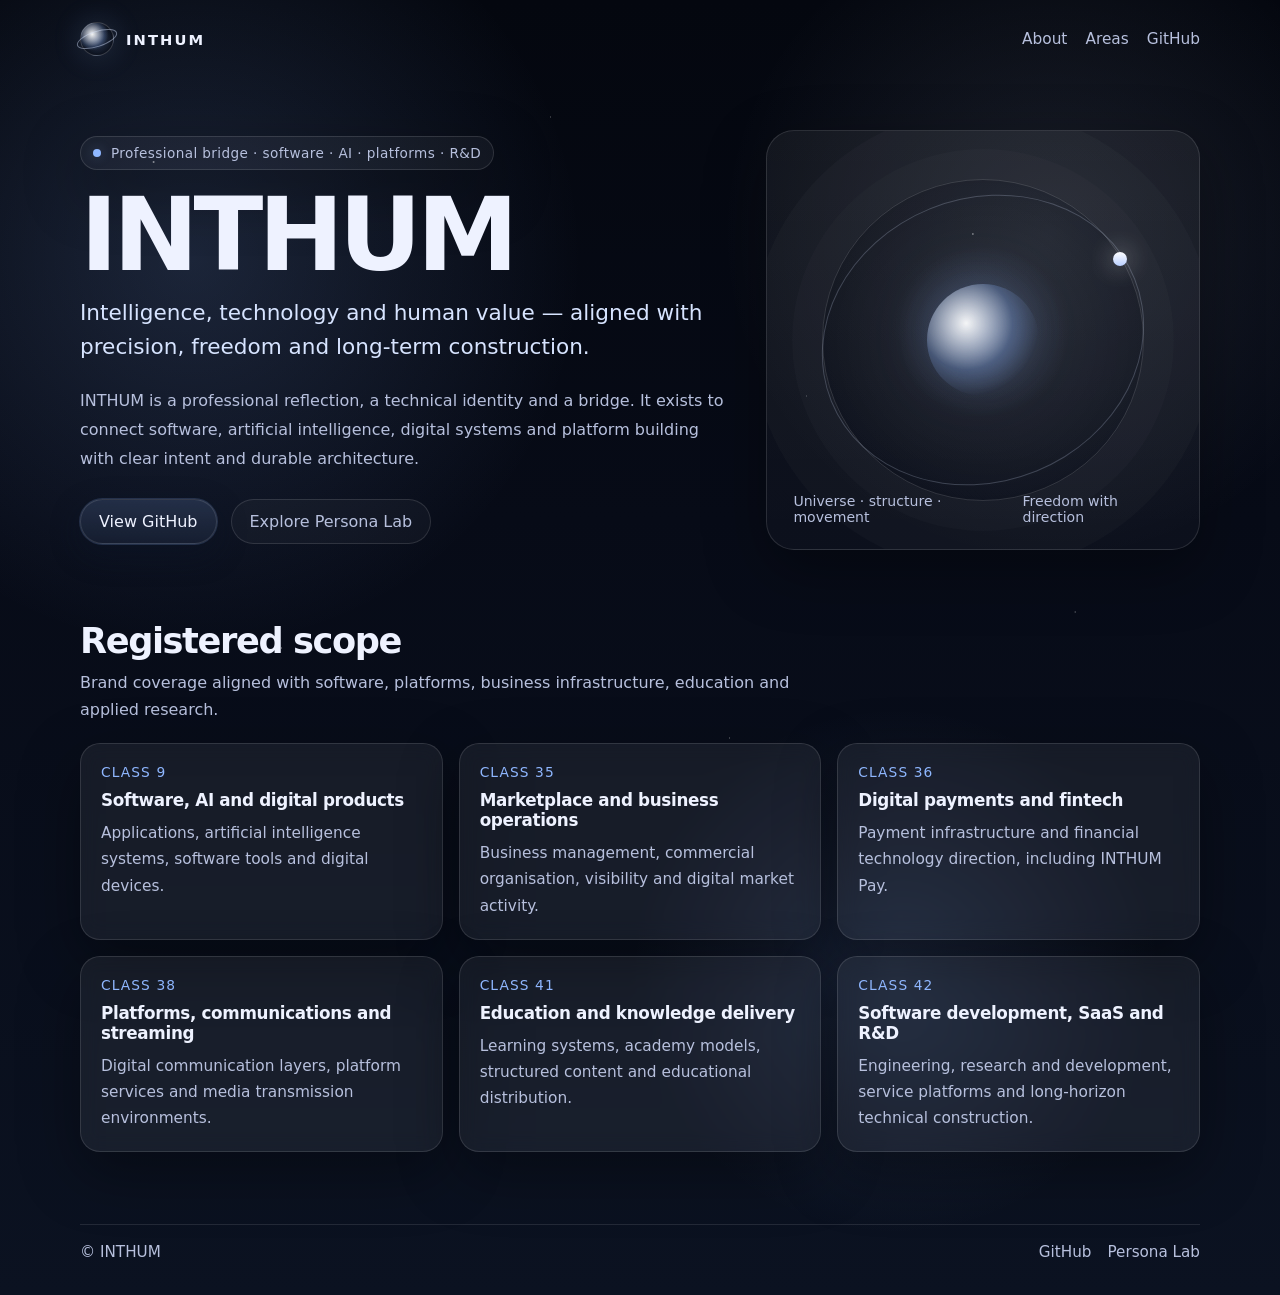
<file: index.html>
<!doctype html>
<html lang="pt">
<head>
  <meta charset="utf-8">
  <meta name="viewport" content="width=device-width, initial-scale=1">
  <title>INTHUM</title>
  <meta name="description" content="INTHUM — software, AI, platforms, R&D and digital systems. A professional bridge between intelligence, technology and human value.">
  <meta name="theme-color" content="#070b17">
  <link rel="icon" href="favicon.svg" type="image/svg+xml">

  <style>
    :root {
      --bg: #070b17;
      --bg-soft: #0d1324;
      --panel: rgba(255, 255, 255, 0.06);
      --panel-border: rgba(255, 255, 255, 0.12);
      --text: #eef2ff;
      --muted: #b7c0dd;
      --line: rgba(255, 255, 255, 0.10);
      --accent: #8fb7ff;
      --accent-2: #d7e4ff;
      --glow: rgba(143, 183, 255, 0.25);
      --max: 1120px;
      --radius: 20px;
      --shadow: 0 20px 60px rgba(0, 0, 0, 0.35);
    }

    * {
      box-sizing: border-box;
    }

    html {
      scroll-behavior: smooth;
    }

    body {
      margin: 0;
      min-height: 100vh;
      font-family: Inter, ui-sans-serif, system-ui, -apple-system, BlinkMacSystemFont, "Segoe UI", sans-serif;
      color: var(--text);
      background:
        radial-gradient(circle at 15% 20%, rgba(143, 183, 255, 0.16), transparent 26%),
        radial-gradient(circle at 82% 18%, rgba(215, 228, 255, 0.10), transparent 22%),
        radial-gradient(circle at 70% 75%, rgba(143, 183, 255, 0.12), transparent 20%),
        linear-gradient(180deg, #04070f 0%, #070b17 40%, #0b1221 100%);
      overflow-x: hidden;
    }

    body::before {
      content: "";
      position: fixed;
      inset: 0;
      pointer-events: none;
      background-image:
        radial-gradient(2px 2px at 12% 18%, rgba(255,255,255,0.85), transparent 70%),
        radial-gradient(1.5px 1.5px at 22% 72%, rgba(255,255,255,0.65), transparent 70%),
        radial-gradient(2px 2px at 76% 26%, rgba(255,255,255,0.7), transparent 70%),
        radial-gradient(1.5px 1.5px at 84% 68%, rgba(255,255,255,0.55), transparent 70%),
        radial-gradient(1.5px 1.5px at 63% 44%, rgba(255,255,255,0.4), transparent 70%),
        radial-gradient(1.5px 1.5px at 43% 13%, rgba(255,255,255,0.45), transparent 70%),
        radial-gradient(1.5px 1.5px at 57% 82%, rgba(255,255,255,0.55), transparent 70%);
      opacity: 0.8;
    }

    a {
      color: inherit;
      text-decoration: none;
    }

    .wrap {
      width: min(var(--max), calc(100% - 32px));
      margin: 0 auto;
    }

    .nav {
      display: flex;
      align-items: center;
      justify-content: space-between;
      gap: 16px;
      padding: 22px 0;
    }

    .brand {
      display: inline-flex;
      align-items: center;
      gap: 12px;
      font-weight: 700;
      letter-spacing: 0.14em;
      font-size: 0.92rem;
      text-transform: uppercase;
    }

    .brand-mark {
      width: 34px;
      height: 34px;
      border-radius: 999px;
      position: relative;
      border: 1px solid rgba(255,255,255,0.18);
      background:
        radial-gradient(circle at 35% 35%, rgba(255,255,255,0.95), rgba(143,183,255,0.18) 42%, transparent 55%),
        radial-gradient(circle at 50% 50%, rgba(143,183,255,0.25), transparent 68%);
      box-shadow: 0 0 30px rgba(143,183,255,0.18);
    }

    .brand-mark::after {
      content: "";
      position: absolute;
      inset: 8px -5px;
      border: 1px solid rgba(215,228,255,0.45);
      border-radius: 50%;
      transform: rotate(-18deg);
    }

    .nav-links {
      display: flex;
      gap: 18px;
      color: var(--muted);
      font-size: 0.96rem;
    }

    .nav-links a:hover {
      color: var(--text);
    }

    .hero {
      padding: 52px 0 36px;
      display: grid;
      grid-template-columns: 1.2fr 0.8fr;
      gap: 36px;
      align-items: center;
    }

    .eyebrow {
      display: inline-flex;
      align-items: center;
      gap: 10px;
      padding: 8px 12px;
      border: 1px solid var(--panel-border);
      border-radius: 999px;
      background: rgba(255,255,255,0.04);
      color: var(--muted);
      font-size: 0.85rem;
      letter-spacing: 0.03em;
      margin-bottom: 18px;
      box-shadow: var(--shadow);
    }

    .eyebrow-dot {
      width: 8px;
      height: 8px;
      border-radius: 999px;
      background: var(--accent);
      box-shadow: 0 0 12px var(--glow);
    }

    h1 {
      margin: 0;
      font-size: clamp(3rem, 8vw, 6.4rem);
      line-height: 0.92;
      letter-spacing: -0.05em;
    }

    .headline-sub {
      margin-top: 14px;
      max-width: 720px;
      color: var(--accent-2);
      font-size: clamp(1.05rem, 2vw, 1.35rem);
      line-height: 1.6;
    }

    .lead {
      margin-top: 22px;
      max-width: 720px;
      color: var(--muted);
      font-size: 1rem;
      line-height: 1.8;
    }

    .hero-actions {
      display: flex;
      flex-wrap: wrap;
      gap: 14px;
      margin-top: 26px;
    }

    .button {
      display: inline-flex;
      align-items: center;
      gap: 10px;
      padding: 12px 18px;
      border-radius: 999px;
      border: 1px solid var(--panel-border);
      transition: transform 0.2s ease, border-color 0.2s ease, background 0.2s ease;
    }

    .button:hover {
      transform: translateY(-1px);
      border-color: rgba(255,255,255,0.28);
    }

    .button.primary {
      background: linear-gradient(180deg, rgba(143,183,255,0.16), rgba(143,183,255,0.07));
      box-shadow: 0 0 0 1px rgba(143,183,255,0.18), 0 10px 30px rgba(12, 19, 38, 0.45);
    }

    .button.secondary {
      color: var(--muted);
      background: rgba(255,255,255,0.03);
    }

    .hero-panel {
      position: relative;
      min-height: 420px;
      border-radius: 28px;
      border: 1px solid var(--panel-border);
      background:
        radial-gradient(circle at 50% 48%, rgba(143,183,255,0.18), transparent 28%),
        radial-gradient(circle at 50% 50%, rgba(255,255,255,0.06), transparent 54%),
        linear-gradient(180deg, rgba(255,255,255,0.05), rgba(255,255,255,0.025));
      box-shadow: var(--shadow);
      overflow: hidden;
      isolation: isolate;
    }

    .hero-panel::before {
      content: "";
      position: absolute;
      width: 320px;
      height: 320px;
      top: 50%;
      left: 50%;
      transform: translate(-50%, -50%);
      border-radius: 999px;
      border: 1px solid rgba(255,255,255,0.14);
      box-shadow:
        0 0 0 30px rgba(255,255,255,0.015),
        0 0 0 70px rgba(255,255,255,0.02);
    }

    .hero-panel::after {
      content: "";
      position: absolute;
      inset: 16% 12%;
      border-radius: 50%;
      border: 1px solid rgba(215,228,255,0.22);
      transform: rotate(-22deg);
    }

    .orbit {
      position: absolute;
      top: 49%;
      left: 50%;
      width: 14px;
      height: 14px;
      border-radius: 999px;
      background: linear-gradient(180deg, #ffffff, #b9cfff);
      box-shadow: 0 0 25px rgba(255,255,255,0.65);
      transform: translate(130px, -84px);
    }

    .panel-core {
      position: absolute;
      top: 50%;
      left: 50%;
      width: 112px;
      height: 112px;
      transform: translate(-50%, -50%);
      border-radius: 999px;
      background:
        radial-gradient(circle at 35% 35%, rgba(255,255,255,0.95), rgba(143,183,255,0.24) 45%, rgba(7,11,23,0) 72%);
      filter: drop-shadow(0 0 28px rgba(143,183,255,0.36));
    }

    .panel-label {
      position: absolute;
      left: 26px;
      right: 26px;
      bottom: 24px;
      display: flex;
      justify-content: space-between;
      gap: 16px;
      color: var(--muted);
      font-size: 0.88rem;
    }

    .section {
      padding: 34px 0 72px;
    }

    .section-header {
      display: grid;
      grid-template-columns: 1fr auto;
      gap: 20px;
      align-items: end;
      margin-bottom: 20px;
    }

    .section-title {
      margin: 0;
      font-size: clamp(1.6rem, 2.8vw, 2.2rem);
      letter-spacing: -0.04em;
    }

    .section-note {
      margin: 8px 0 0;
      color: var(--muted);
      max-width: 720px;
      line-height: 1.7;
    }

    .grid {
      display: grid;
      grid-template-columns: repeat(3, minmax(0, 1fr));
      gap: 16px;
    }

    .card {
      padding: 20px;
      border-radius: var(--radius);
      border: 1px solid var(--panel-border);
      background: var(--panel);
      box-shadow: var(--shadow);
      backdrop-filter: blur(10px);
    }

    .card-code {
      font-size: 0.86rem;
      letter-spacing: 0.08em;
      text-transform: uppercase;
      color: var(--accent);
      margin-bottom: 10px;
    }

    .card h3 {
      margin: 0 0 10px;
      font-size: 1.05rem;
      letter-spacing: -0.02em;
    }

    .card p {
      margin: 0;
      color: var(--muted);
      line-height: 1.7;
      font-size: 0.96rem;
    }

    .footer {
      padding: 0 0 34px;
      color: var(--muted);
      font-size: 0.95rem;
    }

    .footer-bar {
      border-top: 1px solid var(--line);
      padding-top: 18px;
      display: flex;
      justify-content: space-between;
      gap: 16px;
      flex-wrap: wrap;
    }

    .small-links {
      display: flex;
      flex-wrap: wrap;
      gap: 16px;
    }

    .small-links a:hover {
      color: var(--text);
    }

    @media (max-width: 940px) {
      .hero {
        grid-template-columns: 1fr;
      }

      .hero-panel {
        min-height: 320px;
      }

      .grid {
        grid-template-columns: 1fr 1fr;
      }
    }

    @media (max-width: 680px) {
      .nav {
        flex-direction: column;
        align-items: flex-start;
      }

      .nav-links {
        flex-wrap: wrap;
      }

      .grid {
        grid-template-columns: 1fr;
      }

      .section-header {
        grid-template-columns: 1fr;
      }

      .panel-label {
        flex-direction: column;
      }

      h1 {
        letter-spacing: -0.06em;
      }
    }
  </style>
</head>
<body>
  <div class="wrap">
    <header class="nav">
      <a class="brand" href="/" aria-label="INTHUM home">
        <span class="brand-mark" aria-hidden="true"></span>
        <span>INTHUM</span>
      </a>

      <nav class="nav-links" aria-label="Main navigation">
        <a href="#about">About</a>
        <a href="#areas">Areas</a>
        <a href="https://github.com/inthum" target="_blank" rel="noreferrer">GitHub</a>
      </nav>
    </header>

    <main>
      <section class="hero" id="about">
        <div>
          <div class="eyebrow">
            <span class="eyebrow-dot" aria-hidden="true"></span>
            Professional bridge · software · AI · platforms · R&D
          </div>

          <h1>INTHUM</h1>

          <p class="headline-sub">
            Intelligence, technology and human value — aligned with precision, freedom and long-term construction.
          </p>

          <p class="lead">
            INTHUM is a professional reflection, a technical identity and a bridge.
            It exists to connect software, artificial intelligence, digital systems and platform building with clear intent and durable architecture.
          </p>

          <div class="hero-actions">
            <a class="button primary" href="https://github.com/inthum" target="_blank" rel="noreferrer">View GitHub</a>
            <a class="button secondary" href="https://github.com/inthum/persona-lab" target="_blank" rel="noreferrer">Explore Persona Lab</a>
          </div>
        </div>

        <div class="hero-panel" aria-hidden="true">
          <div class="panel-core"></div>
          <div class="orbit"></div>
          <div class="panel-label">
            <span>Universe · structure · movement</span>
            <span>Freedom with direction</span>
          </div>
        </div>
      </section>

      <section class="section" id="areas">
        <div class="section-header">
          <div>
            <h2 class="section-title">Registered scope</h2>
            <p class="section-note">
              Brand coverage aligned with software, platforms, business infrastructure, education and applied research.
            </p>
          </div>
        </div>

        <div class="grid">
          <article class="card">
            <div class="card-code">Class 9</div>
            <h3>Software, AI and digital products</h3>
            <p>Applications, artificial intelligence systems, software tools and digital devices.</p>
          </article>

          <article class="card">
            <div class="card-code">Class 35</div>
            <h3>Marketplace and business operations</h3>
            <p>Business management, commercial organisation, visibility and digital market activity.</p>
          </article>

          <article class="card">
            <div class="card-code">Class 36</div>
            <h3>Digital payments and fintech</h3>
            <p>Payment infrastructure and financial technology direction, including INTHUM Pay.</p>
          </article>

          <article class="card">
            <div class="card-code">Class 38</div>
            <h3>Platforms, communications and streaming</h3>
            <p>Digital communication layers, platform services and media transmission environments.</p>
          </article>

          <article class="card">
            <div class="card-code">Class 41</div>
            <h3>Education and knowledge delivery</h3>
            <p>Learning systems, academy models, structured content and educational distribution.</p>
          </article>

          <article class="card">
            <div class="card-code">Class 42</div>
            <h3>Software development, SaaS and R&amp;D</h3>
            <p>Engineering, research and development, service platforms and long-horizon technical construction.</p>
          </article>
        </div>
      </section>
    </main>

    <footer class="footer">
      <div class="footer-bar">
        <div>© INTHUM</div>
        <div class="small-links">
          <a href="https://github.com/inthum" target="_blank" rel="noreferrer">GitHub</a>
          <a href="https://github.com/inthum/persona-lab" target="_blank" rel="noreferrer">Persona Lab</a>
        </div>
      </div>
    </footer>
  </div>
</body>
</html>
</file>
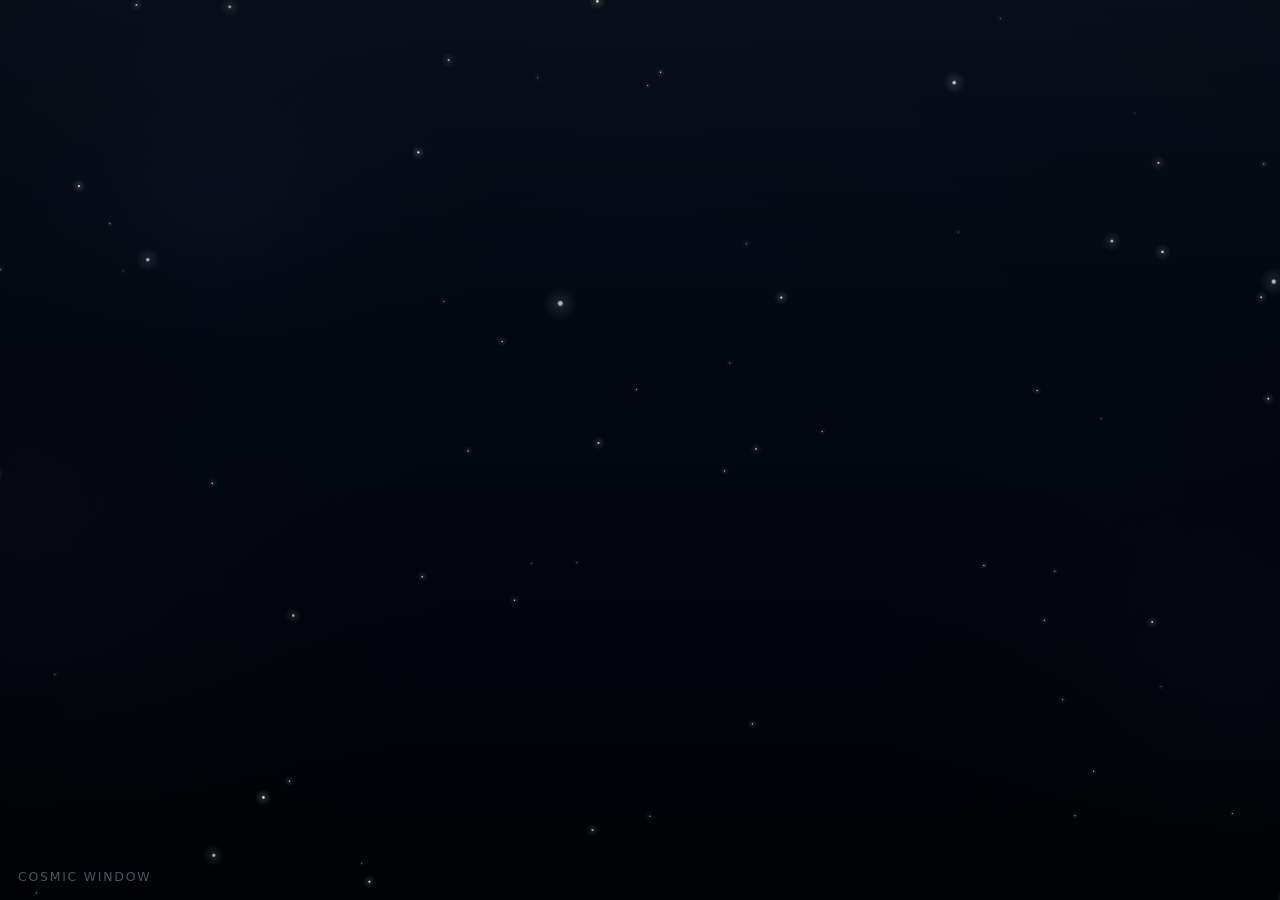
<file: cosmic-window/index.html>
<!doctype html>
<html lang="pt">
<head>
  <meta charset="utf-8">
  <meta name="viewport" content="width=device-width, initial-scale=1">
  <title>INTHUM · Cosmic Window</title>
  <meta name="description" content="A calm procedural cosmic scene with sparse stars, subtle expansion and rare meteors.">
  <link rel="icon" href="./favicon.svg" type="image/svg+xml">
  <style>
    :root {
      --bg-a: #010205;
      --bg-b: #050914;
      --bg-c: #0a1222;
    }

    * { box-sizing: border-box; }

    html, body {
      width: 100%;
      height: 100%;
      margin: 0;
      overflow: hidden;
      background:
        radial-gradient(circle at 50% 42%, rgba(22, 38, 72, 0.26), transparent 34%),
        radial-gradient(circle at 72% 18%, rgba(58, 92, 168, 0.11), transparent 24%),
        linear-gradient(180deg, var(--bg-c) 0%, var(--bg-b) 46%, var(--bg-a) 100%);
      color: rgba(230, 238, 255, 0.9);
      font-family: Inter, system-ui, -apple-system, BlinkMacSystemFont, "Segoe UI", sans-serif;
    }

    canvas {
      position: fixed;
      inset: 0;
      width: 100%;
      height: 100%;
      display: block;
    }

    .signature {
      position: fixed;
      left: 18px;
      bottom: 16px;
      font-size: 0.78rem;
      letter-spacing: 0.14em;
      text-transform: uppercase;
      color: rgba(225, 235, 255, 0.34);
      user-select: none;
      pointer-events: none;
      text-shadow: 0 0 24px rgba(120, 160, 255, 0.08);
    }

    @media (max-width: 720px) {
      .signature {
        left: 12px;
        bottom: 10px;
        font-size: 0.7rem;
      }
    }
  </style>
</head>
<body>
  <canvas id="scene" aria-label="Janela cósmica"></canvas>
  <div class="signature">Cosmic Window</div>

  <script>
    (() => {
      const canvas = document.getElementById('scene');
      const ctx = canvas.getContext('2d', { alpha: false });

      const TAU = Math.PI * 2;
      const clamp = (v, a, b) => Math.max(a, Math.min(b, v));
      const lerp = (a, b, t) => a + (b - a) * t;

      function createSeed() {
        const buf = new Uint32Array(1);
        crypto.getRandomValues(buf);
        return buf[0] ^ (Date.now() & 0xffffffff);
      }

      function createPRNG(seed) {
        let a = seed >>> 0;
        return function rand() {
          a += 0x6D2B79F5;
          let t = a;
          t = Math.imul(t ^ (t >>> 15), t | 1);
          t ^= t + Math.imul(t ^ (t >>> 7), t | 61);
          return ((t ^ (t >>> 14)) >>> 0) / 4294967296;
        };
      }

      function hash2(ix, iy) {
        const s = Math.sin(ix * 127.1 + iy * 311.7) * 43758.5453123;
        return s - Math.floor(s);
      }

      function valueNoise(x, y) {
        const xi = Math.floor(x);
        const yi = Math.floor(y);
        const xf = x - xi;
        const yf = y - yi;

        const a = hash2(xi, yi);
        const b = hash2(xi + 1, yi);
        const c = hash2(xi, yi + 1);
        const d = hash2(xi + 1, yi + 1);

        const u = xf * xf * (3 - 2 * xf);
        const v = yf * yf * (3 - 2 * yf);

        return lerp(lerp(a, b, u), lerp(c, d, u), v);
      }

      function fbm(x, y, octaves = 4) {
        let value = 0;
        let amp = 0.5;
        let freq = 1;
        let norm = 0;
        for (let i = 0; i < octaves; i += 1) {
          value += valueNoise(x * freq, y * freq) * amp;
          norm += amp;
          amp *= 0.52;
          freq *= 2.04;
        }
        return value / norm;
      }

      const state = {
        width: 0,
        height: 0,
        dpr: 1,
        last: performance.now(),
        time: 0,
        stars: [],
        meteors: [],
        hazeSeeds: [],
        config: null
      };

      function resize() {
        state.dpr = Math.min(window.devicePixelRatio || 1, 2);
        state.width = Math.floor(window.innerWidth);
        state.height = Math.floor(window.innerHeight);
        canvas.width = Math.floor(state.width * state.dpr);
        canvas.height = Math.floor(state.height * state.dpr);
        canvas.style.width = `${state.width}px`;
        canvas.style.height = `${state.height}px`;
        ctx.setTransform(state.dpr, 0, 0, state.dpr, 0, 0);
        rebuildScene();
      }

      function rebuildScene() {
        const seed = createSeed();
        const rand = createPRNG(seed);

        const areaFactor = Math.max(0.7, Math.min(1.8, (state.width * state.height) / (1920 * 1080)));
        const farCount = Math.round(120 * areaFactor);
        const midCount = Math.round(42 * areaFactor);
        const nearCount = Math.round(12 * areaFactor);

        state.config = {
          seed,
          flowAngle: -0.28 + (rand() - 0.5) * 0.06,
          flowSpeed: 10 + rand() * 4,
          driftBend: 0.035 + rand() * 0.02,
          expansion: 0.016 + rand() * 0.008,
          expansionPulse: 0.0024 + rand() * 0.0016,
          expansionCenterX: 0.58 + (rand() - 0.5) * 0.16,
          expansionCenterY: 0.52 + (rand() - 0.5) * 0.14,
          meteorEveryMin: 16,
          meteorEveryMax: 34,
        };

        state.stars = [];
        state.meteors = [];
        state.hazeSeeds = Array.from({ length: 3 }, () => ({
          x: rand(),
          y: rand(),
          radius: 0.22 + rand() * 0.22,
          alpha: 0.045 + rand() * 0.035,
          tint: rand() > 0.5
            ? [88 + Math.floor(rand() * 18), 118 + Math.floor(rand() * 24), 210 + Math.floor(rand() * 24)]
            : [120 + Math.floor(rand() * 18), 108 + Math.floor(rand() * 18), 178 + Math.floor(rand() * 22)]
        }));

        const addStar = (depthMin, depthMax, radiusMin, radiusMax, alphaMin, alphaMax, twinkle, bias = 1) => {
          const depth = depthMin + rand() * (depthMax - depthMin);
          const radius = radiusMin + Math.pow(rand(), bias) * (radiusMax - radiusMin);
          const hue = rand();
          let color;
          if (hue < 0.68) color = [255, 255, 255];
          else if (hue < 0.86) color = [220, 232, 255];
          else color = [255, 240, 218];

          state.stars.push({
            x: (rand() - 0.5) * 2.8,
            y: (rand() - 0.5) * 2.4,
            depth,
            radius,
            alpha: alphaMin + rand() * (alphaMax - alphaMin),
            twinkle,
            phase: rand() * TAU,
            color
          });
        };

        for (let i = 0; i < farCount; i += 1) addStar(0.22, 0.46, 0.45, 1.05, 0.22, 0.62, 0.16, 1.8);
        for (let i = 0; i < midCount; i += 1) addStar(0.48, 0.78, 0.8, 1.65, 0.34, 0.82, 0.28, 1.45);
        for (let i = 0; i < nearCount; i += 1) addStar(0.82, 1.18, 1.2, 2.6, 0.46, 0.95, 0.38, 1.1);

        scheduleNextMeteor(rand, 0);
      }

      function scheduleNextMeteor(rand, now) {
        const delay = state.config.meteorEveryMin + rand() * (state.config.meteorEveryMax - state.config.meteorEveryMin);
        state.nextMeteorAt = now + delay;
      }

      function spawnMeteor() {
        const rand = createPRNG((state.config.seed ^ (Math.floor(state.time * 1000) + 0x9E3779B9)) >>> 0);
        const angle = state.config.flowAngle + (rand() - 0.5) * 0.28 - 0.08;
        const speed = 860 + rand() * 420;
        const length = 90 + rand() * 120;
        const life = 0.75 + rand() * 0.55;
        const startY = state.height * (0.12 + rand() * 0.34);
        const startX = -length - 30 + rand() * (state.width * 0.18);
        state.meteors.push({
          x: startX,
          y: startY,
          vx: Math.cos(angle) * speed,
          vy: Math.sin(angle) * speed,
          length,
          life,
          age: 0,
          glow: 0.15 + rand() * 0.1
        });
        scheduleNextMeteor(rand, state.time);
      }

      function update(dt) {
        state.time += dt;

        if (state.time >= state.nextMeteorAt) {
          spawnMeteor();
        }

        state.meteors = state.meteors.filter((meteor) => {
          meteor.age += dt;
          meteor.x += meteor.vx * dt;
          meteor.y += meteor.vy * dt;
          return meteor.age < meteor.life;
        });
      }

      function paintBackground() {
        const sky = ctx.createLinearGradient(0, 0, 0, state.height);
        sky.addColorStop(0, '#07101c');
        sky.addColorStop(0.42, '#030712');
        sky.addColorStop(1, '#010205');
        ctx.fillStyle = sky;
        ctx.fillRect(0, 0, state.width, state.height);

        const t = state.time;

        for (const haze of state.hazeSeeds) {
          const pulse = Math.sin(t * 0.028 + haze.x * 8.4) * 0.5 + 0.5;
          const x = state.width * haze.x;
          const y = state.height * haze.y;
          const radius = Math.max(state.width, state.height) * (haze.radius + pulse * 0.015);
          const grad = ctx.createRadialGradient(x, y, 0, x, y, radius);
          grad.addColorStop(0, `rgba(${haze.tint[0]}, ${haze.tint[1]}, ${haze.tint[2]}, ${(haze.alpha * 0.62).toFixed(4)})`);
          grad.addColorStop(0.35, `rgba(${haze.tint[0]}, ${haze.tint[1]}, ${haze.tint[2]}, ${(haze.alpha * 0.18).toFixed(4)})`);
          grad.addColorStop(1, 'rgba(0,0,0,0)');
          ctx.fillStyle = grad;
          ctx.beginPath();
          ctx.arc(x, y, radius, 0, TAU);
          ctx.fill();
        }

        const vignette = ctx.createRadialGradient(
          state.width * 0.5,
          state.height * 0.48,
          Math.min(state.width, state.height) * 0.12,
          state.width * 0.5,
          state.height * 0.5,
          Math.max(state.width, state.height) * 0.78
        );
        vignette.addColorStop(0, 'rgba(0,0,0,0)');
        vignette.addColorStop(0.72, 'rgba(0,0,0,0.12)');
        vignette.addColorStop(1, 'rgba(0,0,0,0.44)');
        ctx.fillStyle = vignette;
        ctx.fillRect(0, 0, state.width, state.height);
      }

      function paintStars() {
        const t = state.time;
        const cfg = state.config;
        const flowAngle = cfg.flowAngle + Math.sin(t * 0.045) * cfg.driftBend;
        const flowX = Math.cos(flowAngle) * cfg.flowSpeed;
        const flowY = Math.sin(flowAngle) * cfg.flowSpeed;
        const expCenterX = state.width * cfg.expansionCenterX;
        const expCenterY = state.height * cfg.expansionCenterY;
        const pulse = Math.sin(t * 0.08) * cfg.expansionPulse;

        for (const star of state.stars) {
          const baseX = state.width * 0.5 + star.x * state.width * 0.52;
          const baseY = state.height * 0.5 + star.y * state.height * 0.52;

          const dx = baseX - expCenterX;
          const dy = baseY - expCenterY;
          const expansionAmount = (cfg.expansion + pulse) * star.depth * t;

          const x = baseX + flowX * star.depth * t + dx * expansionAmount;
          const y = baseY + flowY * star.depth * t + dy * expansionAmount;

          if (x < -90 || x > state.width + 90 || y < -90 || y > state.height + 90) {
            continue;
          }

          const twinkle = 0.86 + (Math.sin(t * (0.18 + star.twinkle) + star.phase) * 0.5 + 0.5) * star.twinkle;
          const alpha = clamp(star.alpha * twinkle, 0, 1);
          const r = star.radius * (0.92 + star.depth * 0.14);

          const grad = ctx.createRadialGradient(x, y, 0, x, y, r * 7);
          grad.addColorStop(0, `rgba(${star.color[0]}, ${star.color[1]}, ${star.color[2]}, ${Math.min(1, alpha).toFixed(4)})`);
          grad.addColorStop(0.22, `rgba(${star.color[0]}, ${star.color[1]}, ${star.color[2]}, ${(alpha * 0.16).toFixed(4)})`);
          grad.addColorStop(1, 'rgba(255,255,255,0)');
          ctx.fillStyle = grad;
          ctx.beginPath();
          ctx.arc(x, y, r * 7, 0, TAU);
          ctx.fill();

          ctx.fillStyle = `rgba(${star.color[0]}, ${star.color[1]}, ${star.color[2]}, ${Math.min(1, alpha * 0.98).toFixed(4)})`;
          ctx.beginPath();
          ctx.arc(x, y, r, 0, TAU);
          ctx.fill();
        }
      }

      function paintMeteors() {
        if (state.meteors.length === 0) return;

        ctx.save();
        ctx.globalCompositeOperation = 'screen';

        for (const meteor of state.meteors) {
          const p = meteor.age / meteor.life;
          const alpha = Math.sin(Math.PI * p) * (0.78 + meteor.glow);
          const tailX = meteor.x - meteor.vx / Math.hypot(meteor.vx, meteor.vy) * meteor.length;
          const tailY = meteor.y - meteor.vy / Math.hypot(meteor.vx, meteor.vy) * meteor.length;

          const glow = ctx.createRadialGradient(meteor.x, meteor.y, 0, meteor.x, meteor.y, meteor.length * 0.38);
          glow.addColorStop(0, `rgba(255, 248, 238, ${(alpha * 0.22).toFixed(4)})`);
          glow.addColorStop(1, 'rgba(255,255,255,0)');
          ctx.fillStyle = glow;
          ctx.beginPath();
          ctx.arc(meteor.x, meteor.y, meteor.length * 0.38, 0, TAU);
          ctx.fill();

          const streak = ctx.createLinearGradient(meteor.x, meteor.y, tailX, tailY);
          streak.addColorStop(0, `rgba(255,255,255, ${Math.min(1, alpha).toFixed(4)})`);
          streak.addColorStop(0.2, `rgba(208, 226, 255, ${(alpha * 0.55).toFixed(4)})`);
          streak.addColorStop(1, 'rgba(208, 226, 255, 0)');
          ctx.strokeStyle = streak;
          ctx.lineWidth = 1.1 + Math.sin(Math.PI * p) * 1.8;
          ctx.lineCap = 'round';
          ctx.beginPath();
          ctx.moveTo(meteor.x, meteor.y);
          ctx.lineTo(tailX, tailY);
          ctx.stroke();
        }

        ctx.restore();
      }

      function render() {
        paintBackground();
        paintStars();
        paintMeteors();
      }

      function frame(now) {
        const dt = Math.min(0.05, (now - state.last) / 1000);
        state.last = now;
        update(dt);
        render();
        requestAnimationFrame(frame);
      }

      window.addEventListener('resize', resize, { passive: true });

      resize();
      requestAnimationFrame(frame);
    })();
  </script>
</body>
</html>
</file>
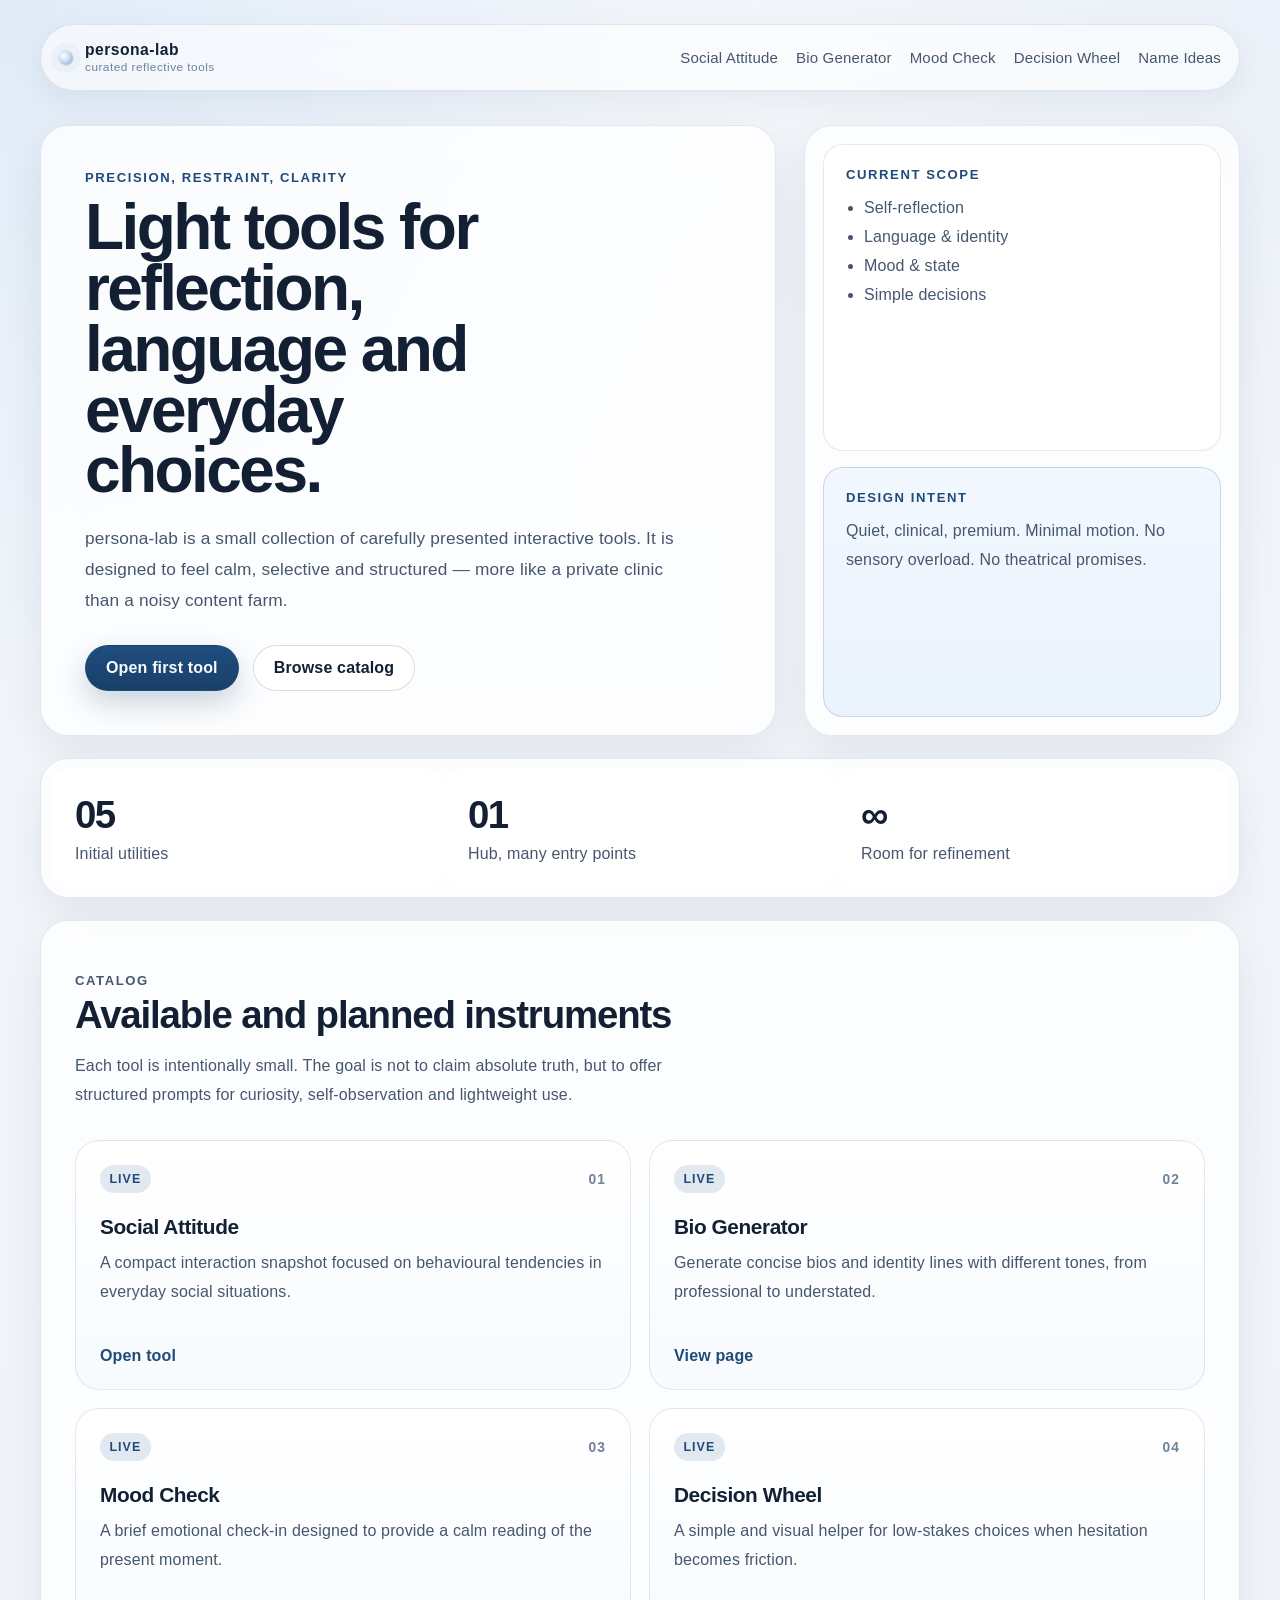
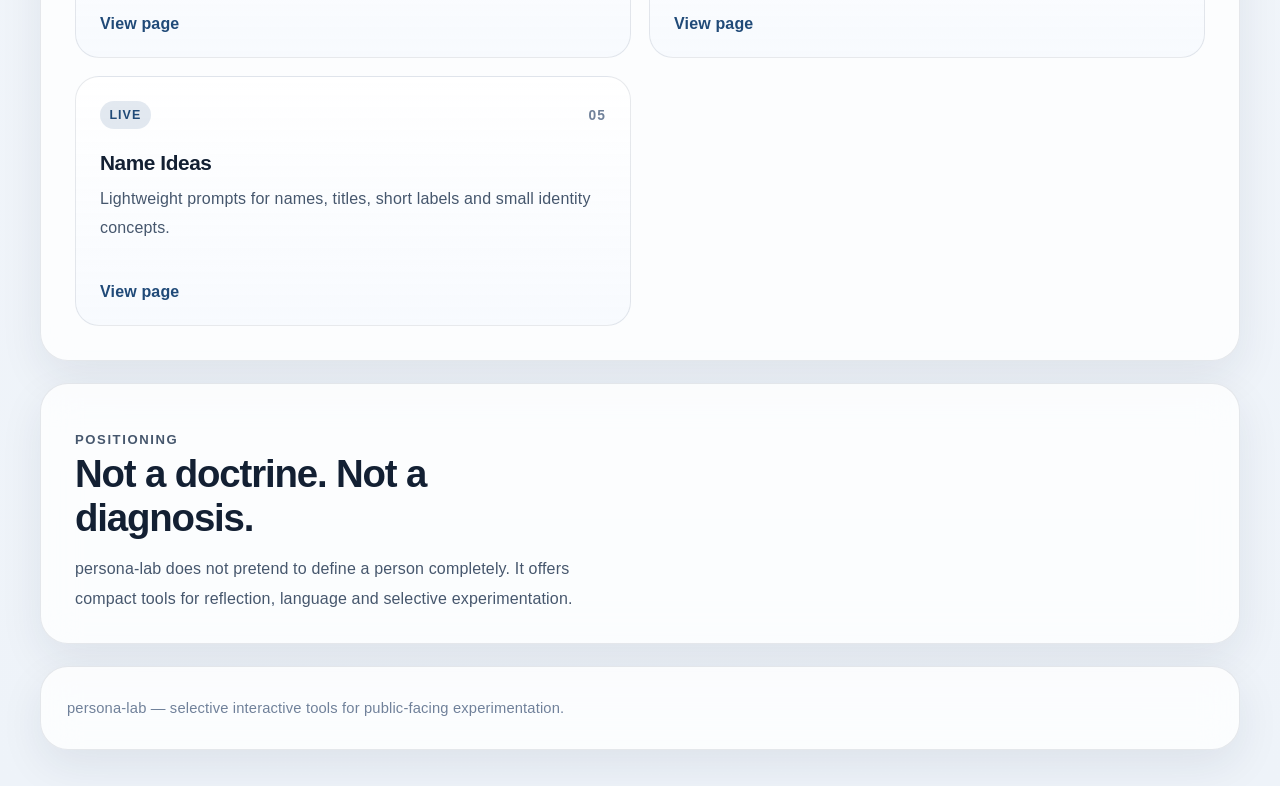
<file: persona-lab/index.html>
<!doctype html>
<html lang="en">
<head>
  <meta charset="utf-8">
  <meta name="viewport" content="width=device-width, initial-scale=1">
  <title>persona-lab — Precision tools for reflection</title>
  <meta name="description" content="A curated set of lightweight tools for self-reflection, language, mood and everyday choices.">
  <link rel="icon" href="./favicon.svg" type="image/svg+xml">
  <link rel="stylesheet" href="./assets/css/base.css">
</head>
<body>
  <div class="site-shell">
    <header class="topbar">
      <a class="brand" href="./">
        <span class="brand-mark" aria-hidden="true"></span>
        <span class="brand-text">
          <strong>persona-lab</strong>
          <small>curated reflective tools</small>
        </span>
      </a>

      <nav class="topnav" aria-label="Primary">
        <a href="./social-attitude/">Social Attitude</a>
        <a href="./bio-generator/">Bio Generator</a>
        <a href="./mood-check/">Mood Check</a>
        <a href="./decision-wheel/">Decision Wheel</a>
        <a href="./name-ideas/">Name Ideas</a>
      </nav>
    </header>

    <main>
      <section class="hero">
        <div class="hero-copy">
          <p class="eyebrow">Precision, restraint, clarity</p>
          <h1>Light tools for reflection, language and everyday choices.</h1>
          <p class="lead">
            persona-lab is a small collection of carefully presented interactive tools.
            It is designed to feel calm, selective and structured — more like a private
            clinic than a noisy content farm.
          </p>

          <div class="hero-actions">
            <a class="button button-primary" href="./social-attitude/">Open first tool</a>
            <a class="button button-secondary" href="#catalog">Browse catalog</a>
          </div>
        </div>

        <aside class="hero-panel" aria-label="Lab summary">
          <div class="panel-card">
            <p class="panel-label">Current scope</p>
            <ul class="panel-list">
              <li>Self-reflection</li>
              <li>Language & identity</li>
              <li>Mood & state</li>
              <li>Simple decisions</li>
            </ul>
          </div>

          <div class="panel-card panel-card-accent">
            <p class="panel-label">Design intent</p>
            <p class="panel-text">
              Quiet, clinical, premium.
              Minimal motion. No sensory overload. No theatrical promises.
            </p>
          </div>
        </aside>
      </section>

      <section class="metrics" aria-label="Service notes">
        <article class="metric">
          <span class="metric-value">05</span>
          <span class="metric-label">Initial utilities</span>
        </article>
        <article class="metric">
          <span class="metric-value">01</span>
          <span class="metric-label">Hub, many entry points</span>
        </article>
        <article class="metric">
          <span class="metric-value">∞</span>
          <span class="metric-label">Room for refinement</span>
        </article>
      </section>

      <section class="catalog" id="catalog">
        <div class="section-heading">
          <p class="section-kicker">Catalog</p>
          <h2>Available and planned instruments</h2>
          <p>
            Each tool is intentionally small. The goal is not to claim absolute truth,
            but to offer structured prompts for curiosity, self-observation and lightweight use.
          </p>
        </div>

        <div class="card-grid">
          <article class="tool-card">
            <div class="tool-meta">
              <span class="tool-tag">Live</span>
              <span class="tool-index">01</span>
            </div>
            <h3>Social Attitude</h3>
            <p>
              A compact interaction snapshot focused on behavioural tendencies in everyday social situations.
            </p>
            <a class="card-link" href="./social-attitude/">Open tool</a>
          </article>

          <article class="tool-card">
            <div class="tool-meta">
              <span class="tool-tag tool-tag-soft">Planned</span>
              <span class="tool-index">02</span>
            </div>
            <h3>Bio Generator</h3>
            <p>
              Generate concise bios and identity lines with different tones, from professional to understated.
            </p>
            <a class="card-link" href="./bio-generator/">View page</a>
          </article>

          <article class="tool-card">
            <div class="tool-meta">
              <span class="tool-tag tool-tag-soft">Planned</span>
              <span class="tool-index">03</span>
            </div>
            <h3>Mood Check</h3>
            <p>
              A brief emotional check-in designed to provide a calm reading of the present moment.
            </p>
            <a class="card-link" href="./mood-check/">View page</a>
          </article>

          <article class="tool-card">
            <div class="tool-meta">
              <span class="tool-tag tool-tag-soft">Planned</span>
              <span class="tool-index">04</span>
            </div>
            <h3>Decision Wheel</h3>
            <p>
              A simple and visual helper for low-stakes choices when hesitation becomes friction.
            </p>
            <a class="card-link" href="./decision-wheel/">View page</a>
          </article>

          <article class="tool-card">
            <div class="tool-meta">
              <span class="tool-tag tool-tag-soft">Planned</span>
              <span class="tool-index">05</span>
            </div>
            <h3>Name Ideas</h3>
            <p>
              Lightweight prompts for names, titles, short labels and small identity concepts.
            </p>
            <a class="card-link" href="./name-ideas/">View page</a>
          </article>
        </div>
      </section>

      <section class="positioning">
        <div class="section-heading narrow">
          <p class="section-kicker">Positioning</p>
          <h2>Not a doctrine. Not a diagnosis.</h2>
          <p>
            persona-lab does not pretend to define a person completely.
            It offers compact tools for reflection, language and selective experimentation.
          </p>
        </div>
      </section>
    </main>

    <footer class="footer">
      <p>persona-lab — selective interactive tools for public-facing experimentation.</p>
    </footer>
  </div>


  <script src="./assets/js/hub.js"></script>

</body>
</html>
</file>
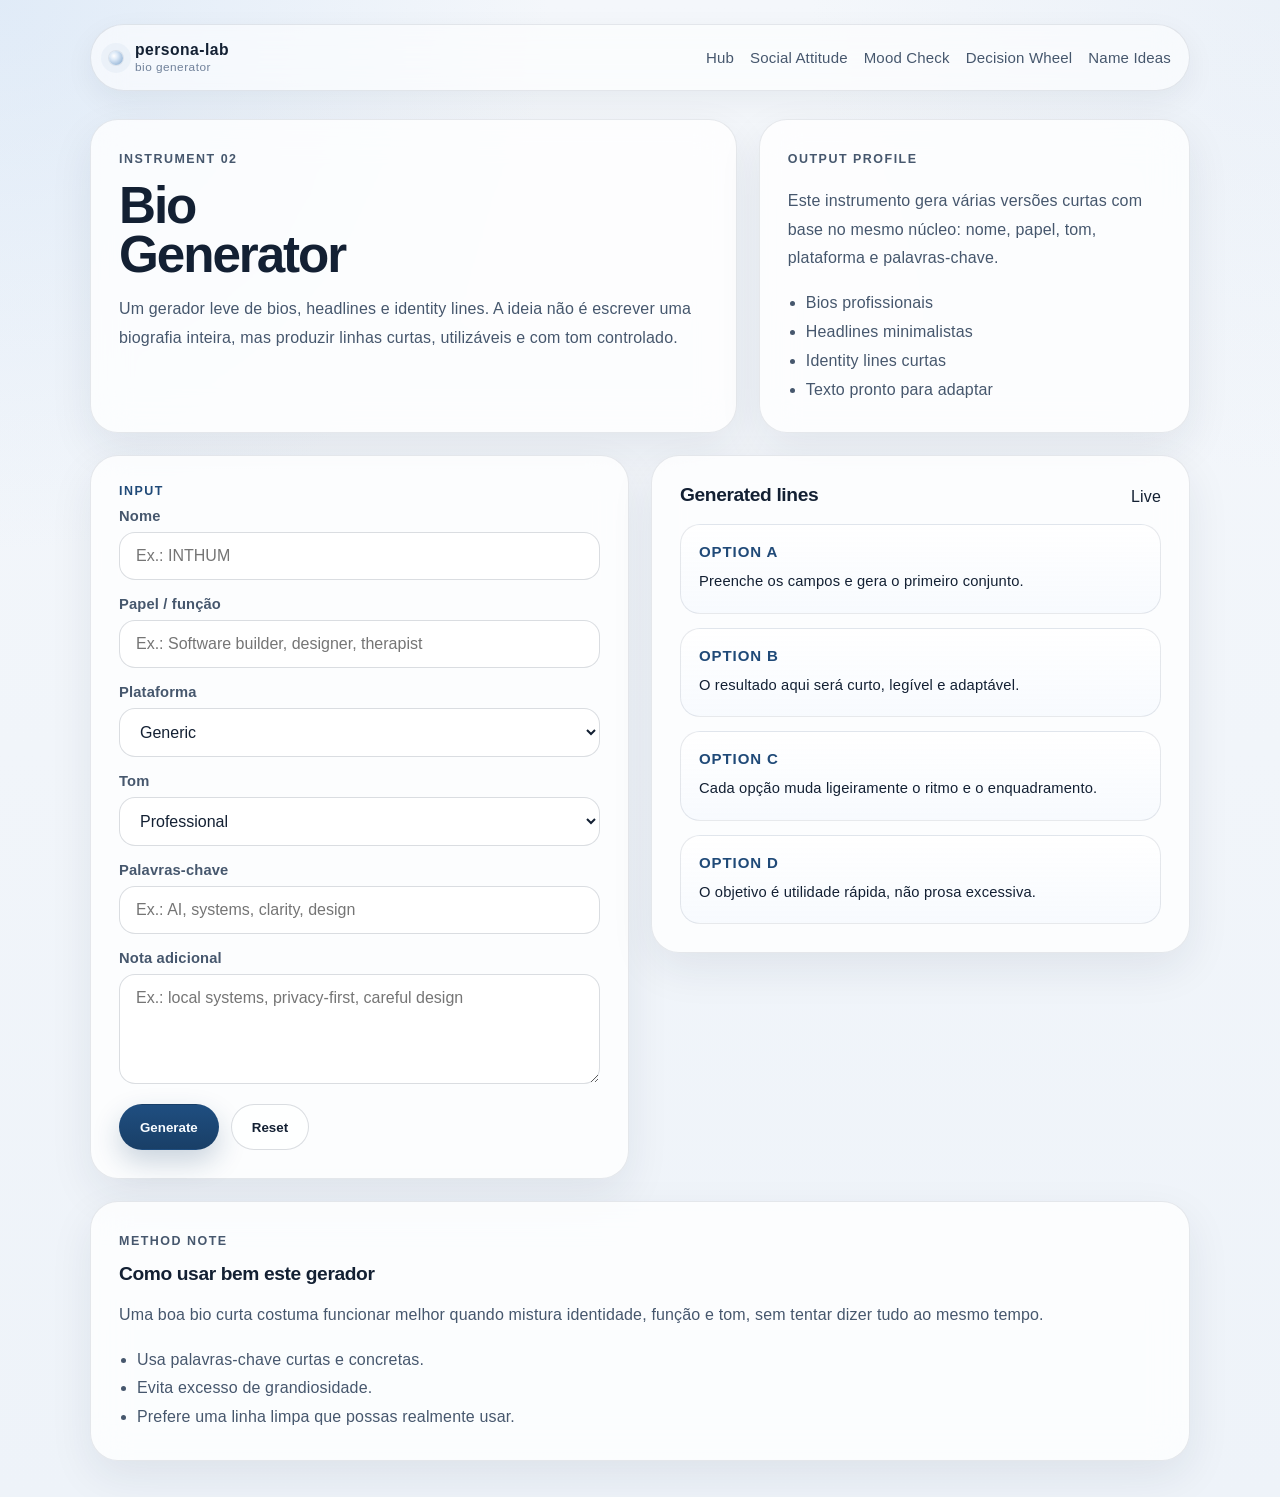
<file: persona-lab/bio-generator/index.html>
<!doctype html>
<html lang="pt">
<head>
  <meta charset="utf-8">
  <meta name="viewport" content="width=device-width, initial-scale=1">
  <title>Bio Generator — persona-lab</title>
  <meta name="description" content="Gerador leve de bios, headlines e identity lines com tom controlado.">
  <link rel="icon" href="../favicon.svg" type="image/svg+xml">
  <link rel="stylesheet" href="../assets/css/base.css">
  <style>
    .page-shell {
      width: min(calc(100% - 40px), 1100px);
      margin: 0 auto;
      padding: 24px 0 36px;
    }

    .page-topbar {
      display: flex;
      align-items: center;
      justify-content: space-between;
      gap: 18px;
      padding: 16px 18px;
      border: 1px solid var(--border);
      border-radius: 999px;
      background: rgba(255, 255, 255, 0.58);
      backdrop-filter: blur(16px);
      box-shadow: var(--shadow-soft);
    }

    .page-topbar nav {
      display: flex;
      flex-wrap: wrap;
      gap: 16px;
      color: var(--text-soft);
      font-size: 0.94rem;
    }

    .page-topbar a:hover {
      color: var(--accent);
    }

    .intro {
      display: grid;
      grid-template-columns: minmax(0, 1.2fr) minmax(300px, 0.8fr);
      gap: 22px;
      margin-top: 28px;
    }

    .intro-card,
    .status-card,
    .form-card,
    .results-card,
    .note-card {
      border: 1px solid var(--border);
      background: var(--surface);
      backdrop-filter: blur(18px);
      box-shadow: var(--shadow-card);
      border-radius: var(--radius-lg);
      padding: 28px;
    }

    .eyebrow-inline {
      margin: 0 0 10px;
      color: var(--accent);
      font-size: 0.78rem;
      font-weight: 700;
      letter-spacing: 0.12em;
      text-transform: uppercase;
    }

    .intro-card h1 {
      margin: 0;
      font-size: clamp(2rem, 4vw, 3.4rem);
      line-height: 0.96;
      letter-spacing: -0.04em;
      font-weight: 640;
      max-width: 10ch;
    }

    .intro-card p,
    .status-card p,
    .note-card p {
      color: var(--text-soft);
      line-height: 1.8;
    }

    .status-card ul {
      margin: 14px 0 0;
      padding-left: 18px;
      color: var(--text-soft);
      line-height: 1.8;
    }

    .main-grid {
      display: grid;
      grid-template-columns: minmax(0, 1fr) minmax(320px, 1fr);
      gap: 22px;
      margin-top: 22px;
      align-items: start;
    }

    .field-grid {
      display: grid;
      gap: 16px;
    }

    .field-row {
      display: grid;
      gap: 8px;
    }

    .field-row label {
      font-size: 0.92rem;
      color: var(--text-soft);
      font-weight: 600;
    }

    .field-row input,
    .field-row select,
    .field-row textarea {
      width: 100%;
      border: 1px solid var(--border-strong);
      border-radius: 16px;
      background: rgba(255, 255, 255, 0.82);
      color: var(--text);
      font: inherit;
      padding: 14px 16px;
      outline: none;
      transition: border-color 160ms ease, box-shadow 160ms ease;
    }

    .field-row textarea {
      min-height: 110px;
      resize: vertical;
    }

    .field-row input:focus,
    .field-row select:focus,
    .field-row textarea:focus {
      border-color: rgba(32, 74, 120, 0.34);
      box-shadow: 0 0 0 4px rgba(32, 74, 120, 0.08);
    }

    .form-actions {
      display: flex;
      flex-wrap: wrap;
      gap: 12px;
      margin-top: 20px;
    }

    .button-generate {
      background: linear-gradient(180deg, #1f4e80 0%, #193f67 100%);
      color: #f7fbff;
      box-shadow: 0 12px 28px rgba(25, 63, 103, 0.22);
    }

    .button-reset {
      background: rgba(255, 255, 255, 0.72);
      border-color: var(--border-strong);
      color: var(--text);
    }

    .results-head {
      display: flex;
      align-items: end;
      justify-content: space-between;
      gap: 14px;
      margin-bottom: 18px;
    }

    .results-head h2,
    .note-card h2 {
      margin: 0;
      font-size: 1.2rem;
      letter-spacing: -0.02em;
    }

    .result-stack {
      display: grid;
      gap: 14px;
    }

    .result-card {
      padding: 18px;
      border: 1px solid var(--border);
      border-radius: var(--radius-md);
      background: linear-gradient(180deg, rgba(255,255,255,0.88) 0%, rgba(247,250,254,0.95) 100%);
    }

    .result-card strong {
      display: block;
      margin-bottom: 8px;
      font-size: 0.94rem;
      color: var(--accent);
      letter-spacing: 0.06em;
      text-transform: uppercase;
    }

    .result-card p {
      margin: 0;
      color: var(--text);
      line-height: 1.8;
    }

    .hint {
      color: var(--text-faint);
      font-size: 0.92rem;
      line-height: 1.7;
    }

    .note-card {
      margin-top: 22px;
    }

    .note-card ul {
      margin: 14px 0 0;
      padding-left: 18px;
      color: var(--text-soft);
      line-height: 1.8;
    }

    @media (max-width: 920px) {
      .intro,
      .main-grid {
        grid-template-columns: 1fr;
      }
    }

    @media (max-width: 720px) {
      .page-shell {
        width: min(calc(100% - 24px), 1100px);
        padding-top: 12px;
      }

      .page-topbar {
        flex-direction: column;
        align-items: flex-start;
        border-radius: 28px;
      }

      .intro-card,
      .status-card,
      .form-card,
      .results-card,
      .note-card {
        padding: 22px;
      }

      .form-actions .button {
        width: 100%;
      }
    }
  </style>
</head>
<body>
  <div class="page-shell">
    <header class="page-topbar">
      <a class="brand" href="../">
        <span class="brand-mark" aria-hidden="true"></span>
        <span class="brand-text">
          <strong>persona-lab</strong>
          <small>bio generator</small>
        </span>
      </a>

      <nav aria-label="Navegação de página">
        <a href="../">Hub</a>
        <a href="../social-attitude/">Social Attitude</a>
        <a href="../mood-check/">Mood Check</a>
        <a href="../decision-wheel/">Decision Wheel</a>
        <a href="../name-ideas/">Name Ideas</a>
      </nav>
    </header>

    <section class="intro">
      <article class="intro-card">
        <p class="eyebrow-inline">Instrument 02</p>
        <h1>Bio Generator</h1>
        <p>
          Um gerador leve de bios, headlines e identity lines.
          A ideia não é escrever uma biografia inteira, mas produzir
          linhas curtas, utilizáveis e com tom controlado.
        </p>
      </article>

      <aside class="status-card">
        <p class="eyebrow-inline">Output profile</p>
        <p>
          Este instrumento gera várias versões curtas com base no mesmo núcleo:
          nome, papel, tom, plataforma e palavras-chave.
        </p>
        <ul>
          <li>Bios profissionais</li>
          <li>Headlines minimalistas</li>
          <li>Identity lines curtas</li>
          <li>Texto pronto para adaptar</li>
        </ul>
      </aside>
    </section>

    <section class="main-grid">
      <article class="form-card">
        <p class="eyebrow-inline">Input</p>
        <div class="field-grid">
          <div class="field-row">
            <label for="nameInput">Nome</label>
            <input id="nameInput" type="text" placeholder="Ex.: INTHUM">
          </div>

          <div class="field-row">
            <label for="roleInput">Papel / função</label>
            <input id="roleInput" type="text" placeholder="Ex.: Software builder, designer, therapist">
          </div>

          <div class="field-row">
            <label for="platformInput">Plataforma</label>
            <select id="platformInput">
              <option value="generic">Generic</option>
              <option value="github">GitHub</option>
              <option value="linkedin">LinkedIn</option>
              <option value="instagram">Instagram</option>
              <option value="x">X / short profile</option>
            </select>
          </div>

          <div class="field-row">
            <label for="toneInput">Tom</label>
            <select id="toneInput">
              <option value="professional">Professional</option>
              <option value="minimal">Minimal</option>
              <option value="warm">Warm</option>
              <option value="sharp">Sharp</option>
              <option value="creative">Creative</option>
            </select>
          </div>

          <div class="field-row">
            <label for="keywordsInput">Palavras-chave</label>
            <input id="keywordsInput" type="text" placeholder="Ex.: AI, systems, clarity, design">
          </div>

          <div class="field-row">
            <label for="extraInput">Nota adicional</label>
            <textarea id="extraInput" placeholder="Ex.: local systems, privacy-first, careful design"></textarea>
          </div>
        </div>

        <div class="form-actions">
          <button class="button button-generate" id="generateButton" type="button">Generate</button>
          <button class="button button-reset" id="resetButton" type="button">Reset</button>
        </div>
      </article>

      <aside class="results-card">
        <div class="results-head">
          <h2>Generated lines</h2>
          <span class="live-badge">Live</span>
        </div>

        <div class="result-stack" id="resultStack">
          <div class="result-card">
            <strong>Option A</strong>
            <p class="hint">Preenche os campos e gera o primeiro conjunto.</p>
          </div>
          <div class="result-card">
            <strong>Option B</strong>
            <p class="hint">O resultado aqui será curto, legível e adaptável.</p>
          </div>
          <div class="result-card">
            <strong>Option C</strong>
            <p class="hint">Cada opção muda ligeiramente o ritmo e o enquadramento.</p>
          </div>
          <div class="result-card">
            <strong>Option D</strong>
            <p class="hint">O objetivo é utilidade rápida, não prosa excessiva.</p>
          </div>
        </div>
      </aside>
    </section>

    <section class="note-card">
      <p class="eyebrow-inline">Method note</p>
      <h2>Como usar bem este gerador</h2>
      <p>
        Uma boa bio curta costuma funcionar melhor quando mistura identidade, função e tom,
        sem tentar dizer tudo ao mesmo tempo.
      </p>
      <ul>
        <li>Usa palavras-chave curtas e concretas.</li>
        <li>Evita excesso de grandiosidade.</li>
        <li>Prefere uma linha limpa que possas realmente usar.</li>
      </ul>
    </section>
  </div>

  <script src="./app.js"></script>
</body>
</html>
</file>
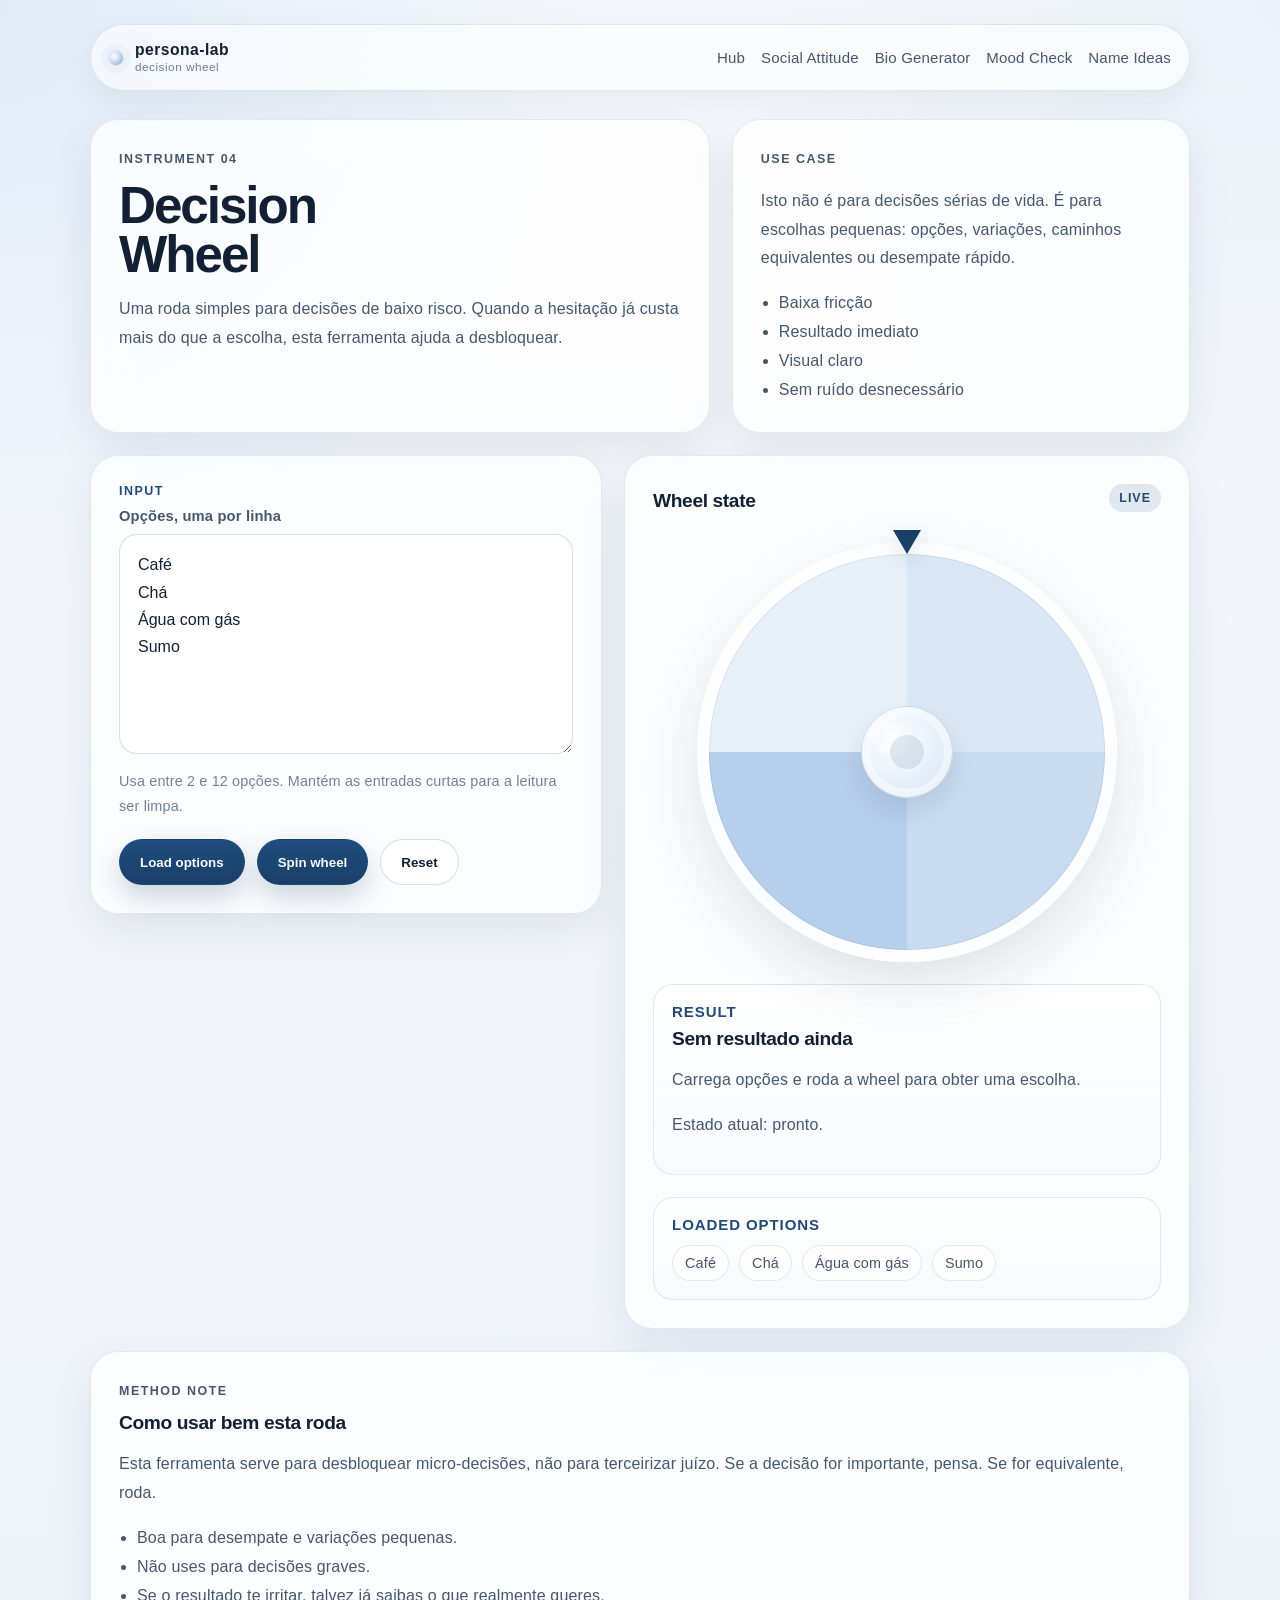
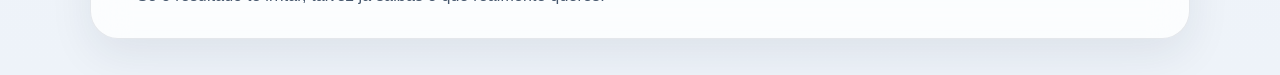
<file: persona-lab/decision-wheel/index.html>
<!doctype html>
<html lang="pt">
<head>
  <meta charset="utf-8">
  <meta name="viewport" content="width=device-width, initial-scale=1">
  <title>Decision Wheel — persona-lab</title>
  <meta name="description" content="Roda de decisão leve para escolhas simples e de baixo risco.">
  <link rel="icon" href="../favicon.svg" type="image/svg+xml">
  <link rel="stylesheet" href="../assets/css/base.css">
  <style>
    .page-shell {
      width: min(calc(100% - 40px), 1100px);
      margin: 0 auto;
      padding: 24px 0 36px;
    }

    .page-topbar {
      display: flex;
      align-items: center;
      justify-content: space-between;
      gap: 18px;
      padding: 16px 18px;
      border: 1px solid var(--border);
      border-radius: 999px;
      background: rgba(255, 255, 255, 0.58);
      backdrop-filter: blur(16px);
      box-shadow: var(--shadow-soft);
    }

    .page-topbar nav {
      display: flex;
      flex-wrap: wrap;
      gap: 16px;
      color: var(--text-soft);
      font-size: 0.94rem;
    }

    .page-topbar a:hover {
      color: var(--accent);
    }

    .intro {
      display: grid;
      grid-template-columns: minmax(0, 1.15fr) minmax(300px, 0.85fr);
      gap: 22px;
      margin-top: 28px;
    }

    .intro-card,
    .status-card,
    .form-card,
    .wheel-card,
    .note-card {
      border: 1px solid var(--border);
      background: var(--surface);
      backdrop-filter: blur(18px);
      box-shadow: var(--shadow-card);
      border-radius: var(--radius-lg);
      padding: 28px;
    }

    .eyebrow-inline {
      margin: 0 0 10px;
      color: var(--accent);
      font-size: 0.78rem;
      font-weight: 700;
      letter-spacing: 0.12em;
      text-transform: uppercase;
    }

    .intro-card h1 {
      margin: 0;
      font-size: clamp(2rem, 4vw, 3.4rem);
      line-height: 0.96;
      letter-spacing: -0.04em;
      font-weight: 640;
      max-width: 9ch;
    }

    .intro-card p,
    .status-card p,
    .note-card p {
      color: var(--text-soft);
      line-height: 1.8;
    }

    .status-list {
      margin: 14px 0 0;
      padding-left: 18px;
      color: var(--text-soft);
      line-height: 1.8;
    }

    .main-grid {
      display: grid;
      grid-template-columns: minmax(0, 0.95fr) minmax(320px, 1.05fr);
      gap: 22px;
      margin-top: 22px;
      align-items: start;
    }

    .field-row {
      display: grid;
      gap: 10px;
    }

    .field-row label {
      font-size: 0.92rem;
      color: var(--text-soft);
      font-weight: 600;
    }

    .field-row textarea {
      width: 100%;
      min-height: 220px;
      border: 1px solid var(--border-strong);
      border-radius: 18px;
      background: rgba(255, 255, 255, 0.84);
      color: var(--text);
      font: inherit;
      padding: 16px 18px;
      resize: vertical;
      outline: none;
      transition: border-color 160ms ease, box-shadow 160ms ease;
      line-height: 1.7;
    }

    .field-row textarea:focus {
      border-color: rgba(32, 74, 120, 0.34);
      box-shadow: 0 0 0 4px rgba(32, 74, 120, 0.08);
    }

    .field-note {
      color: var(--text-faint);
      font-size: 0.9rem;
      line-height: 1.75;
    }

    .form-actions {
      display: flex;
      flex-wrap: wrap;
      gap: 12px;
      margin-top: 20px;
    }

    .button-load,
    .button-spin {
      background: linear-gradient(180deg, #1f4e80 0%, #193f67 100%);
      color: #f7fbff;
      box-shadow: 0 12px 28px rgba(25, 63, 103, 0.22);
    }

    .button-reset {
      background: rgba(255, 255, 255, 0.72);
      border-color: var(--border-strong);
      color: var(--text);
    }

    .wheel-head {
      display: flex;
      align-items: end;
      justify-content: space-between;
      gap: 14px;
      margin-bottom: 18px;
    }

    .wheel-head h2,
    .note-card h2 {
      margin: 0;
      font-size: 1.2rem;
      letter-spacing: -0.02em;
    }

    .live-badge {
      display: inline-flex;
      align-items: center;
      min-height: 28px;
      padding: 0 10px;
      border-radius: 999px;
      background: rgba(31, 78, 128, 0.12);
      color: var(--accent);
      font-size: 0.78rem;
      font-weight: 700;
      letter-spacing: 0.08em;
      text-transform: uppercase;
    }

    .wheel-stage {
      position: relative;
      display: grid;
      place-items: center;
      margin-top: 8px;
      padding-top: 12px;
    }

    .wheel-pointer {
      position: absolute;
      top: 0;
      z-index: 4;
      width: 0;
      height: 0;
      border-left: 14px solid transparent;
      border-right: 14px solid transparent;
      border-top: 24px solid #193f67;
      filter: drop-shadow(0 8px 10px rgba(17, 31, 52, 0.12));
    }

    .wheel-shell {
      position: relative;
      width: min(100%, 420px);
      aspect-ratio: 1 / 1;
      display: grid;
      place-items: center;
    }

    .wheel {
      width: 100%;
      height: 100%;
      border-radius: 50%;
      border: 12px solid rgba(255, 255, 255, 0.95);
      box-shadow:
        0 24px 60px rgba(20, 35, 58, 0.12),
        inset 0 0 0 1px rgba(26, 44, 68, 0.08);
      background: conic-gradient(
        #d9e7f6 0deg 90deg,
        #c8dbf0 90deg 180deg,
        #b6cfeb 180deg 270deg,
        #e7f0f9 270deg 360deg
      );
      transition: transform 4.8s cubic-bezier(0.16, 1, 0.3, 1);
      transform: rotate(0deg);
    }

    .wheel-center {
      position: absolute;
      width: 92px;
      height: 92px;
      border-radius: 50%;
      background:
        radial-gradient(circle at 35% 35%, #ffffff 0%, #edf4fb 38%, #d1e1f1 100%);
      border: 1px solid rgba(26, 44, 68, 0.10);
      box-shadow:
        0 12px 24px rgba(20, 35, 58, 0.10),
        inset 0 0 0 8px rgba(255, 255, 255, 0.44);
      z-index: 3;
    }

    .wheel-center::after {
      content: "";
      position: absolute;
      inset: 28px;
      border-radius: 50%;
      background: rgba(32, 74, 120, 0.12);
    }

    .result-panel,
    .options-panel {
      margin-top: 22px;
      padding: 18px;
      border: 1px solid var(--border);
      border-radius: var(--radius-md);
      background: linear-gradient(180deg, rgba(255,255,255,0.88) 0%, rgba(247,250,254,0.95) 100%);
    }

    .result-panel strong,
    .options-panel strong {
      display: block;
      margin-bottom: 8px;
      font-size: 0.94rem;
      color: var(--accent);
      letter-spacing: 0.06em;
      text-transform: uppercase;
    }

    .result-title {
      margin: 0;
      font-size: 1.2rem;
      color: var(--text);
      font-weight: 620;
      letter-spacing: -0.02em;
    }

    .result-text,
    .spin-note {
      color: var(--text-soft);
      line-height: 1.8;
    }

    .options-list {
      display: flex;
      flex-wrap: wrap;
      gap: 10px;
      margin-top: 12px;
    }

    .option-chip {
      display: inline-flex;
      align-items: center;
      min-height: 36px;
      padding: 0 12px;
      border-radius: 999px;
      border: 1px solid var(--border);
      background: rgba(255, 255, 255, 0.82);
      color: var(--text-soft);
      font-size: 0.9rem;
      transition: transform 160ms ease, border-color 160ms ease, background 160ms ease;
    }

    .option-chip.is-winner {
      background: linear-gradient(180deg, rgba(241,247,255,0.96) 0%, rgba(227,239,252,0.96) 100%);
      border-color: rgba(32, 74, 120, 0.22);
      color: var(--accent);
      transform: translateY(-1px);
      font-weight: 600;
    }

    .note-card {
      margin-top: 22px;
    }

    .note-card ul {
      margin: 14px 0 0;
      padding-left: 18px;
      color: var(--text-soft);
      line-height: 1.8;
    }

    @media (max-width: 920px) {
      .intro,
      .main-grid {
        grid-template-columns: 1fr;
      }
    }

    @media (max-width: 720px) {
      .page-shell {
        width: min(calc(100% - 24px), 1100px);
        padding-top: 12px;
      }

      .page-topbar {
        flex-direction: column;
        align-items: flex-start;
        border-radius: 28px;
      }

      .intro-card,
      .status-card,
      .form-card,
      .wheel-card,
      .note-card {
        padding: 22px;
      }

      .form-actions .button {
        width: 100%;
      }
    }
  </style>
</head>
<body>
  <div class="page-shell">
    <header class="page-topbar">
      <a class="brand" href="../">
        <span class="brand-mark" aria-hidden="true"></span>
        <span class="brand-text">
          <strong>persona-lab</strong>
          <small>decision wheel</small>
        </span>
      </a>

      <nav aria-label="Navegação de página">
        <a href="../">Hub</a>
        <a href="../social-attitude/">Social Attitude</a>
        <a href="../bio-generator/">Bio Generator</a>
        <a href="../mood-check/">Mood Check</a>
        <a href="../name-ideas/">Name Ideas</a>
      </nav>
    </header>

    <section class="intro">
      <article class="intro-card">
        <p class="eyebrow-inline">Instrument 04</p>
        <h1>Decision Wheel</h1>
        <p>
          Uma roda simples para decisões de baixo risco. Quando a hesitação já custa mais
          do que a escolha, esta ferramenta ajuda a desbloquear.
        </p>
      </article>

      <aside class="status-card">
        <p class="eyebrow-inline">Use case</p>
        <p>
          Isto não é para decisões sérias de vida. É para escolhas pequenas:
          opções, variações, caminhos equivalentes ou desempate rápido.
        </p>
        <ul class="status-list">
          <li>Baixa fricção</li>
          <li>Resultado imediato</li>
          <li>Visual claro</li>
          <li>Sem ruído desnecessário</li>
        </ul>
      </aside>
    </section>

    <section class="main-grid">
      <article class="form-card">
        <p class="eyebrow-inline">Input</p>

        <div class="field-row">
          <label for="optionsInput">Opções, uma por linha</label>
          <textarea id="optionsInput" placeholder="Ex.:
Café
Chá
Água com gás
Sumo

ou

Escrever
Ler
Caminhar
Descansar">Café
Chá
Água com gás
Sumo</textarea>
        </div>

        <p class="field-note">
          Usa entre 2 e 12 opções. Mantém as entradas curtas para a leitura ser limpa.
        </p>

        <div class="form-actions">
          <button class="button button-load" id="loadButton" type="button">Load options</button>
          <button class="button button-spin" id="spinButton" type="button">Spin wheel</button>
          <button class="button button-reset" id="resetButton" type="button">Reset</button>
        </div>
      </article>

      <aside class="wheel-card">
        <div class="wheel-head">
          <h2>Wheel state</h2>
          <span class="live-badge">Live</span>
        </div>

        <div class="wheel-stage">
          <div class="wheel-pointer" aria-hidden="true"></div>
          <div class="wheel-shell">
            <div class="wheel" id="wheel"></div>
            <div class="wheel-center" aria-hidden="true"></div>
          </div>
        </div>

        <div class="result-panel">
          <strong>Result</strong>
          <p class="result-title" id="resultTitle">Sem resultado ainda</p>
          <p class="result-text" id="resultText">Carrega opções e roda a wheel para obter uma escolha.</p>
          <p class="spin-note" id="spinNote">Estado atual: pronto.</p>
        </div>

        <div class="options-panel">
          <strong>Loaded options</strong>
          <div class="options-list" id="optionsList">
            <span class="option-chip">Café</span>
            <span class="option-chip">Chá</span>
            <span class="option-chip">Água com gás</span>
            <span class="option-chip">Sumo</span>
          </div>
        </div>
      </aside>
    </section>

    <section class="note-card">
      <p class="eyebrow-inline">Method note</p>
      <h2>Como usar bem esta roda</h2>
      <p>
        Esta ferramenta serve para desbloquear micro-decisões, não para terceirizar juízo.
        Se a decisão for importante, pensa. Se for equivalente, roda.
      </p>
      <ul>
        <li>Boa para desempate e variações pequenas.</li>
        <li>Não uses para decisões graves.</li>
        <li>Se o resultado te irritar, talvez já saibas o que realmente queres.</li>
      </ul>
    </section>
  </div>

  <script src="./app.js"></script>
</body>
</html>
</file>
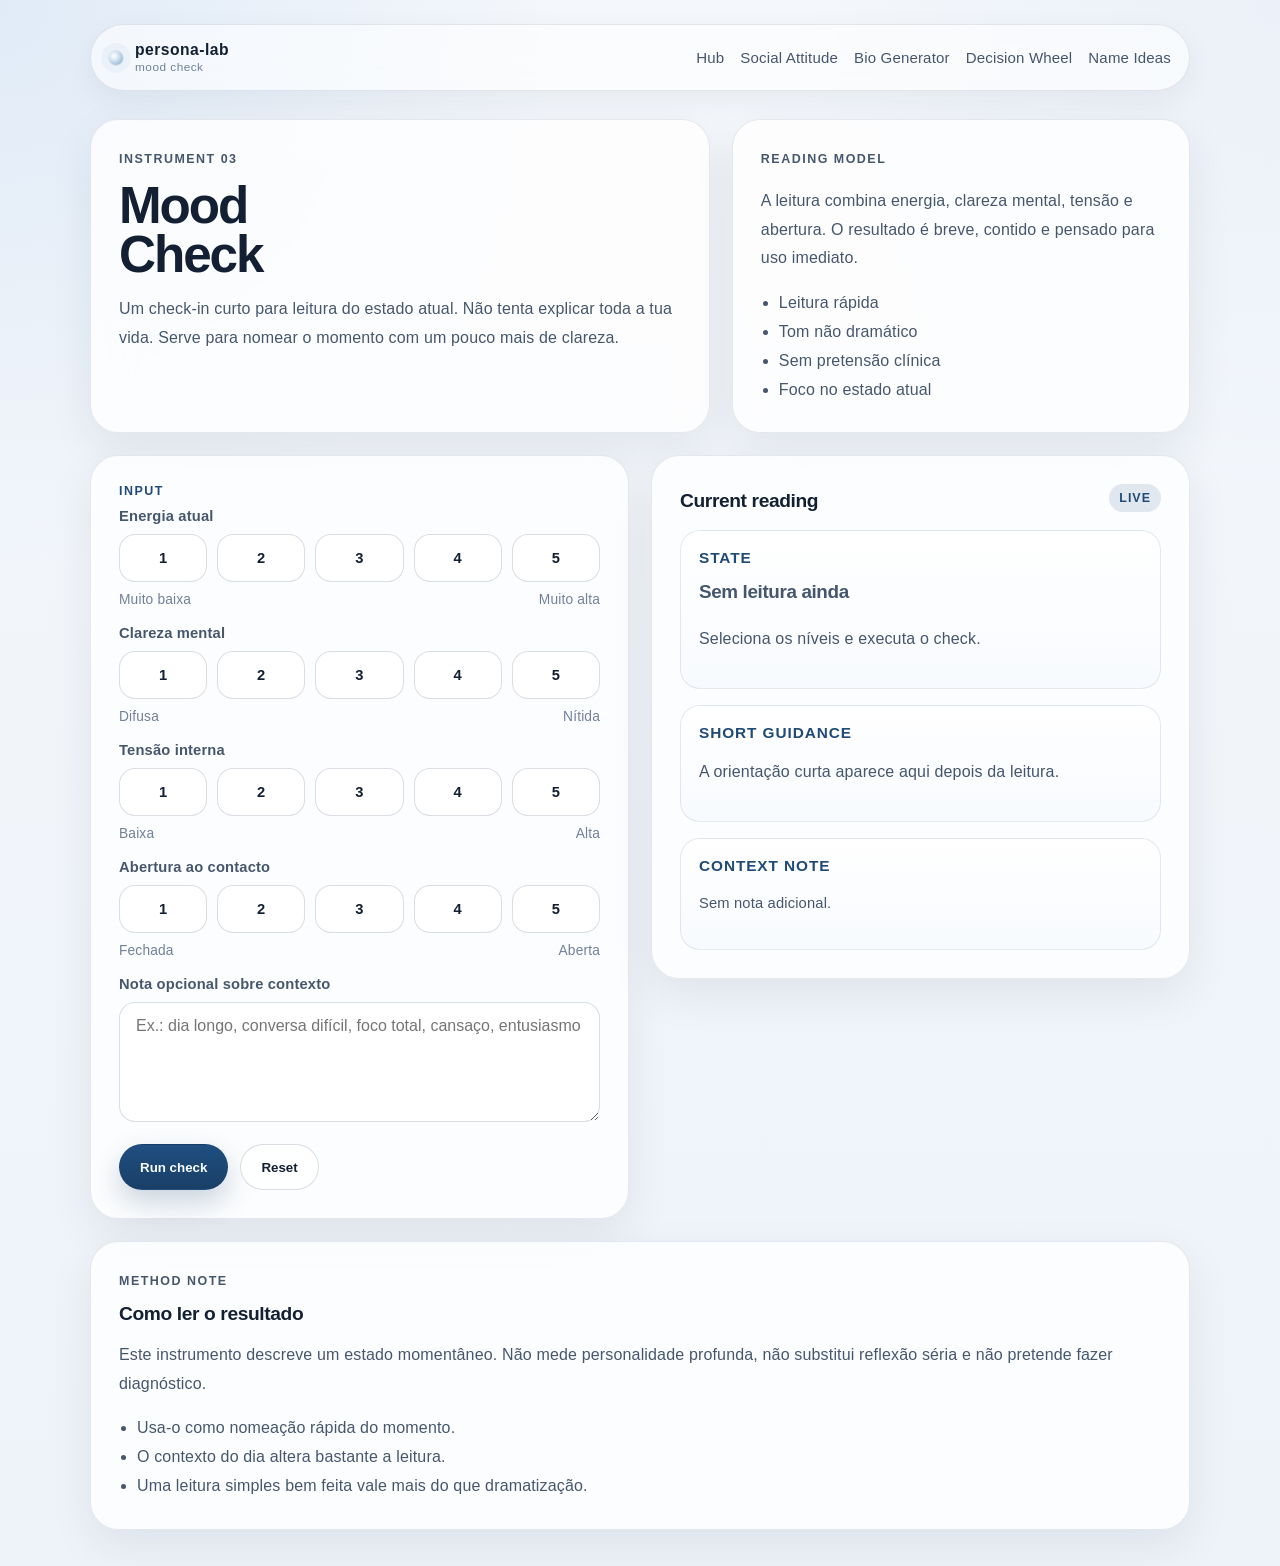
<file: persona-lab/mood-check/index.html>
<!doctype html>
<html lang="pt">
<head>
  <meta charset="utf-8">
  <meta name="viewport" content="width=device-width, initial-scale=1">
  <title>Mood Check — persona-lab</title>
  <meta name="description" content="Check-in emocional leve para leitura rápida do estado atual.">
  <link rel="icon" href="../favicon.svg" type="image/svg+xml">
  <link rel="stylesheet" href="../assets/css/base.css">
  <style>
    .page-shell {
      width: min(calc(100% - 40px), 1100px);
      margin: 0 auto;
      padding: 24px 0 36px;
    }

    .page-topbar {
      display: flex;
      align-items: center;
      justify-content: space-between;
      gap: 18px;
      padding: 16px 18px;
      border: 1px solid var(--border);
      border-radius: 999px;
      background: rgba(255, 255, 255, 0.58);
      backdrop-filter: blur(16px);
      box-shadow: var(--shadow-soft);
    }

    .page-topbar nav {
      display: flex;
      flex-wrap: wrap;
      gap: 16px;
      color: var(--text-soft);
      font-size: 0.94rem;
    }

    .page-topbar a:hover {
      color: var(--accent);
    }

    .intro {
      display: grid;
      grid-template-columns: minmax(0, 1.15fr) minmax(300px, 0.85fr);
      gap: 22px;
      margin-top: 28px;
    }

    .intro-card,
    .status-card,
    .form-card,
    .result-card,
    .note-card {
      border: 1px solid var(--border);
      background: var(--surface);
      backdrop-filter: blur(18px);
      box-shadow: var(--shadow-card);
      border-radius: var(--radius-lg);
      padding: 28px;
    }

    .eyebrow-inline {
      margin: 0 0 10px;
      color: var(--accent);
      font-size: 0.78rem;
      font-weight: 700;
      letter-spacing: 0.12em;
      text-transform: uppercase;
    }

    .intro-card h1 {
      margin: 0;
      font-size: clamp(2rem, 4vw, 3.4rem);
      line-height: 0.96;
      letter-spacing: -0.04em;
      font-weight: 640;
      max-width: 9ch;
    }

    .intro-card p,
    .status-card p,
    .note-card p,
    .result-body p {
      color: var(--text-soft);
      line-height: 1.8;
    }

    .status-list {
      margin: 14px 0 0;
      padding-left: 18px;
      color: var(--text-soft);
      line-height: 1.8;
    }

    .main-grid {
      display: grid;
      grid-template-columns: minmax(0, 1fr) minmax(320px, 1fr);
      gap: 22px;
      margin-top: 22px;
      align-items: start;
    }

    .field-grid {
      display: grid;
      gap: 18px;
    }

    .field-row {
      display: grid;
      gap: 10px;
    }

    .field-row label {
      font-size: 0.92rem;
      color: var(--text-soft);
      font-weight: 600;
    }

    .scale {
      display: grid;
      grid-template-columns: repeat(5, 1fr);
      gap: 10px;
    }

    .scale input {
      display: none;
    }

    .scale label {
      display: flex;
      align-items: center;
      justify-content: center;
      min-height: 48px;
      border: 1px solid var(--border-strong);
      border-radius: 16px;
      background: rgba(255, 255, 255, 0.82);
      color: var(--text);
      font-weight: 600;
      cursor: pointer;
      transition: border-color 160ms ease, background 160ms ease, transform 160ms ease, box-shadow 160ms ease;
    }

    .scale label:hover {
      transform: translateY(-1px);
      border-color: rgba(32, 74, 120, 0.24);
    }

    .scale input:checked + label {
      background: linear-gradient(180deg, #1f4e80 0%, #193f67 100%);
      border-color: transparent;
      color: #f7fbff;
      box-shadow: 0 12px 24px rgba(25, 63, 103, 0.18);
    }

    .field-row textarea {
      width: 100%;
      min-height: 120px;
      border: 1px solid var(--border-strong);
      border-radius: 16px;
      background: rgba(255, 255, 255, 0.82);
      color: var(--text);
      font: inherit;
      padding: 14px 16px;
      resize: vertical;
      outline: none;
      transition: border-color 160ms ease, box-shadow 160ms ease;
    }

    .field-row textarea:focus {
      border-color: rgba(32, 74, 120, 0.34);
      box-shadow: 0 0 0 4px rgba(32, 74, 120, 0.08);
    }

    .scale-hint {
      display: flex;
      justify-content: space-between;
      gap: 12px;
      color: var(--text-faint);
      font-size: 0.86rem;
    }

    .form-actions {
      display: flex;
      flex-wrap: wrap;
      gap: 12px;
      margin-top: 22px;
    }

    .button-check {
      background: linear-gradient(180deg, #1f4e80 0%, #193f67 100%);
      color: #f7fbff;
      box-shadow: 0 12px 28px rgba(25, 63, 103, 0.22);
    }

    .button-reset {
      background: rgba(255, 255, 255, 0.72);
      border-color: var(--border-strong);
      color: var(--text);
    }

    .result-head {
      display: flex;
      align-items: end;
      justify-content: space-between;
      gap: 14px;
      margin-bottom: 18px;
    }

    .result-head h2,
    .note-card h2 {
      margin: 0;
      font-size: 1.2rem;
      letter-spacing: -0.02em;
    }

    .live-badge {
      display: inline-flex;
      align-items: center;
      min-height: 28px;
      padding: 0 10px;
      border-radius: 999px;
      background: rgba(31, 78, 128, 0.12);
      color: var(--accent);
      font-size: 0.78rem;
      font-weight: 700;
      letter-spacing: 0.08em;
      text-transform: uppercase;
    }

    .result-body {
      display: grid;
      gap: 16px;
    }

    .result-panel {
      padding: 18px;
      border: 1px solid var(--border);
      border-radius: var(--radius-md);
      background: linear-gradient(180deg, rgba(255,255,255,0.88) 0%, rgba(247,250,254,0.95) 100%);
    }

    .result-panel strong {
      display: block;
      margin-bottom: 8px;
      font-size: 0.96rem;
      color: var(--accent);
      letter-spacing: 0.06em;
      text-transform: uppercase;
    }

    .result-title {
      margin: 0;
      font-size: 1.18rem;
      color: var(--text);
      font-weight: 620;
      letter-spacing: -0.02em;
    }

    .result-note {
      color: var(--text-faint);
      font-size: 0.92rem;
      line-height: 1.75;
    }

    .note-card {
      margin-top: 22px;
    }

    .note-card ul {
      margin: 14px 0 0;
      padding-left: 18px;
      color: var(--text-soft);
      line-height: 1.8;
    }

    @media (max-width: 920px) {
      .intro,
      .main-grid {
        grid-template-columns: 1fr;
      }
    }

    @media (max-width: 720px) {
      .page-shell {
        width: min(calc(100% - 24px), 1100px);
        padding-top: 12px;
      }

      .page-topbar {
        flex-direction: column;
        align-items: flex-start;
        border-radius: 28px;
      }

      .intro-card,
      .status-card,
      .form-card,
      .result-card,
      .note-card {
        padding: 22px;
      }

      .scale {
        grid-template-columns: repeat(5, minmax(0, 1fr));
      }

      .form-actions .button {
        width: 100%;
      }
    }
  </style>
</head>
<body>
  <div class="page-shell">
    <header class="page-topbar">
      <a class="brand" href="../">
        <span class="brand-mark" aria-hidden="true"></span>
        <span class="brand-text">
          <strong>persona-lab</strong>
          <small>mood check</small>
        </span>
      </a>

      <nav aria-label="Navegação de página">
        <a href="../">Hub</a>
        <a href="../social-attitude/">Social Attitude</a>
        <a href="../bio-generator/">Bio Generator</a>
        <a href="../decision-wheel/">Decision Wheel</a>
        <a href="../name-ideas/">Name Ideas</a>
      </nav>
    </header>

    <section class="intro">
      <article class="intro-card">
        <p class="eyebrow-inline">Instrument 03</p>
        <h1>Mood Check</h1>
        <p>
          Um check-in curto para leitura do estado atual. Não tenta explicar toda a tua vida.
          Serve para nomear o momento com um pouco mais de clareza.
        </p>
      </article>

      <aside class="status-card">
        <p class="eyebrow-inline">Reading model</p>
        <p>
          A leitura combina energia, clareza mental, tensão e abertura.
          O resultado é breve, contido e pensado para uso imediato.
        </p>
        <ul class="status-list">
          <li>Leitura rápida</li>
          <li>Tom não dramático</li>
          <li>Sem pretensão clínica</li>
          <li>Foco no estado atual</li>
        </ul>
      </aside>
    </section>

    <section class="main-grid">
      <article class="form-card">
        <p class="eyebrow-inline">Input</p>

        <div class="field-grid">
          <div class="field-row">
            <label>Energia atual</label>
            <div class="scale" id="energyScale">
              <input type="radio" name="energy" id="energy1" value="1"><label for="energy1">1</label>
              <input type="radio" name="energy" id="energy2" value="2"><label for="energy2">2</label>
              <input type="radio" name="energy" id="energy3" value="3"><label for="energy3">3</label>
              <input type="radio" name="energy" id="energy4" value="4"><label for="energy4">4</label>
              <input type="radio" name="energy" id="energy5" value="5"><label for="energy5">5</label>
            </div>
            <div class="scale-hint">
              <span>Muito baixa</span>
              <span>Muito alta</span>
            </div>
          </div>

          <div class="field-row">
            <label>Clareza mental</label>
            <div class="scale" id="clarityScale">
              <input type="radio" name="clarity" id="clarity1" value="1"><label for="clarity1">1</label>
              <input type="radio" name="clarity" id="clarity2" value="2"><label for="clarity2">2</label>
              <input type="radio" name="clarity" id="clarity3" value="3"><label for="clarity3">3</label>
              <input type="radio" name="clarity" id="clarity4" value="4"><label for="clarity4">4</label>
              <input type="radio" name="clarity" id="clarity5" value="5"><label for="clarity5">5</label>
            </div>
            <div class="scale-hint">
              <span>Difusa</span>
              <span>Nítida</span>
            </div>
          </div>

          <div class="field-row">
            <label>Tensão interna</label>
            <div class="scale" id="tensionScale">
              <input type="radio" name="tension" id="tension1" value="1"><label for="tension1">1</label>
              <input type="radio" name="tension" id="tension2" value="2"><label for="tension2">2</label>
              <input type="radio" name="tension" id="tension3" value="3"><label for="tension3">3</label>
              <input type="radio" name="tension" id="tension4" value="4"><label for="tension4">4</label>
              <input type="radio" name="tension" id="tension5" value="5"><label for="tension5">5</label>
            </div>
            <div class="scale-hint">
              <span>Baixa</span>
              <span>Alta</span>
            </div>
          </div>

          <div class="field-row">
            <label>Abertura ao contacto</label>
            <div class="scale" id="opennessScale">
              <input type="radio" name="openness" id="openness1" value="1"><label for="openness1">1</label>
              <input type="radio" name="openness" id="openness2" value="2"><label for="openness2">2</label>
              <input type="radio" name="openness" id="openness3" value="3"><label for="openness3">3</label>
              <input type="radio" name="openness" id="openness4" value="4"><label for="openness4">4</label>
              <input type="radio" name="openness" id="openness5" value="5"><label for="openness5">5</label>
            </div>
            <div class="scale-hint">
              <span>Fechada</span>
              <span>Aberta</span>
            </div>
          </div>

          <div class="field-row">
            <label for="contextInput">Nota opcional sobre contexto</label>
            <textarea id="contextInput" placeholder="Ex.: dia longo, conversa difícil, foco total, cansaço, entusiasmo"></textarea>
          </div>
        </div>

        <div class="form-actions">
          <button class="button button-check" id="checkButton" type="button">Run check</button>
          <button class="button button-reset" id="resetButton" type="button">Reset</button>
        </div>
      </article>

      <aside class="result-card">
        <div class="result-head">
          <h2>Current reading</h2>
          <span class="live-badge">Live</span>
        </div>

        <div class="result-body">
          <div class="result-panel">
            <strong>State</strong>
            <p class="result-title" id="stateTitle">Sem leitura ainda</p>
            <p id="stateText">Seleciona os níveis e executa o check.</p>
          </div>

          <div class="result-panel">
            <strong>Short guidance</strong>
            <p id="guidanceText">A orientação curta aparece aqui depois da leitura.</p>
          </div>

          <div class="result-panel">
            <strong>Context note</strong>
            <p class="result-note" id="contextText">Sem nota adicional.</p>
          </div>
        </div>
      </aside>
    </section>

    <section class="note-card">
      <p class="eyebrow-inline">Method note</p>
      <h2>Como ler o resultado</h2>
      <p>
        Este instrumento descreve um estado momentâneo. Não mede personalidade profunda,
        não substitui reflexão séria e não pretende fazer diagnóstico.
      </p>
      <ul>
        <li>Usa-o como nomeação rápida do momento.</li>
        <li>O contexto do dia altera bastante a leitura.</li>
        <li>Uma leitura simples bem feita vale mais do que dramatização.</li>
      </ul>
    </section>
  </div>

  <script src="./app.js"></script>
</body>
</html>
</file>
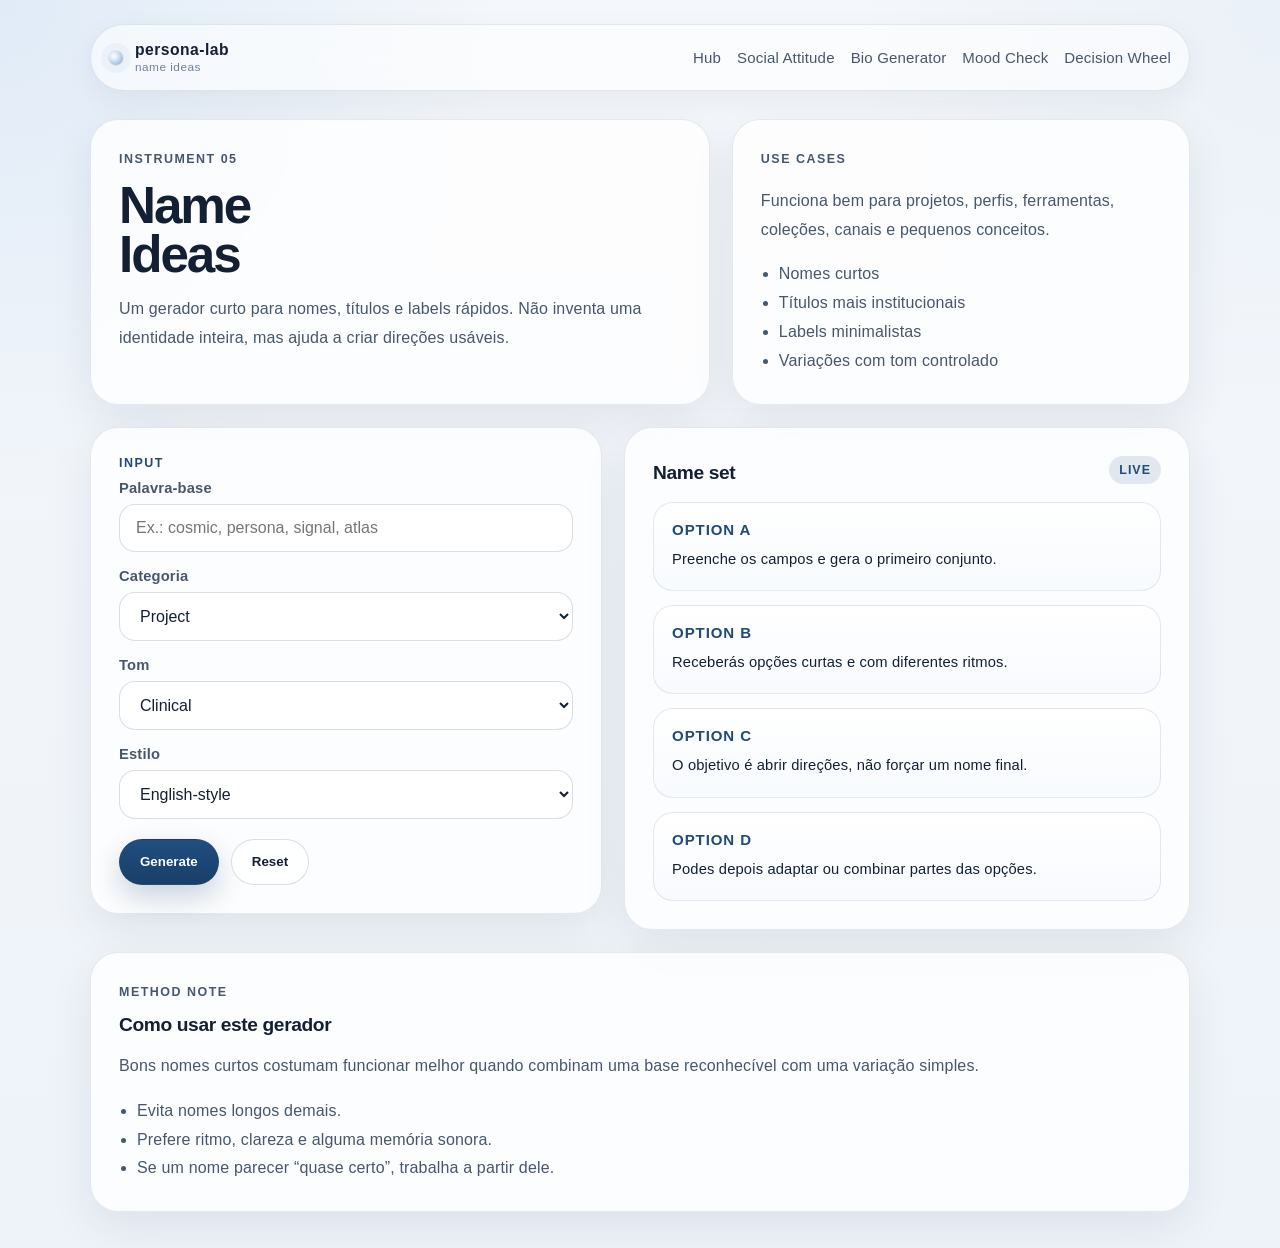
<file: persona-lab/name-ideas/index.html>
<!doctype html>
<html lang="pt">
<head>
  <meta charset="utf-8">
  <meta name="viewport" content="width=device-width, initial-scale=1">
  <title>Name Ideas — persona-lab</title>
  <meta name="description" content="Gerador leve de nomes, títulos e labels curtos para projetos, perfis e conceitos.">
  <link rel="icon" href="../favicon.svg" type="image/svg+xml">
  <link rel="stylesheet" href="../assets/css/base.css">
  <style>
    .page-shell {
      width: min(calc(100% - 40px), 1100px);
      margin: 0 auto;
      padding: 24px 0 36px;
    }

    .page-topbar {
      display: flex;
      align-items: center;
      justify-content: space-between;
      gap: 18px;
      padding: 16px 18px;
      border: 1px solid var(--border);
      border-radius: 999px;
      background: rgba(255, 255, 255, 0.58);
      backdrop-filter: blur(16px);
      box-shadow: var(--shadow-soft);
    }

    .page-topbar nav {
      display: flex;
      flex-wrap: wrap;
      gap: 16px;
      color: var(--text-soft);
      font-size: 0.94rem;
    }

    .page-topbar a:hover {
      color: var(--accent);
    }

    .intro {
      display: grid;
      grid-template-columns: minmax(0, 1.15fr) minmax(300px, 0.85fr);
      gap: 22px;
      margin-top: 28px;
    }

    .intro-card,
    .status-card,
    .form-card,
    .results-card,
    .note-card {
      border: 1px solid var(--border);
      background: var(--surface);
      backdrop-filter: blur(18px);
      box-shadow: var(--shadow-card);
      border-radius: var(--radius-lg);
      padding: 28px;
    }

    .eyebrow-inline {
      margin: 0 0 10px;
      color: var(--accent);
      font-size: 0.78rem;
      font-weight: 700;
      letter-spacing: 0.12em;
      text-transform: uppercase;
    }

    .intro-card h1 {
      margin: 0;
      font-size: clamp(2rem, 4vw, 3.4rem);
      line-height: 0.96;
      letter-spacing: -0.04em;
      font-weight: 640;
      max-width: 9ch;
    }

    .intro-card p,
    .status-card p,
    .note-card p {
      color: var(--text-soft);
      line-height: 1.8;
    }

    .status-list {
      margin: 14px 0 0;
      padding-left: 18px;
      color: var(--text-soft);
      line-height: 1.8;
    }

    .main-grid {
      display: grid;
      grid-template-columns: minmax(0, 0.95fr) minmax(320px, 1.05fr);
      gap: 22px;
      margin-top: 22px;
      align-items: start;
    }

    .field-grid {
      display: grid;
      gap: 16px;
    }

    .field-row {
      display: grid;
      gap: 8px;
    }

    .field-row label {
      font-size: 0.92rem;
      color: var(--text-soft);
      font-weight: 600;
    }

    .field-row input,
    .field-row select {
      width: 100%;
      border: 1px solid var(--border-strong);
      border-radius: 16px;
      background: rgba(255, 255, 255, 0.82);
      color: var(--text);
      font: inherit;
      padding: 14px 16px;
      outline: none;
      transition: border-color 160ms ease, box-shadow 160ms ease;
    }

    .field-row input:focus,
    .field-row select:focus {
      border-color: rgba(32, 74, 120, 0.34);
      box-shadow: 0 0 0 4px rgba(32, 74, 120, 0.08);
    }

    .form-actions {
      display: flex;
      flex-wrap: wrap;
      gap: 12px;
      margin-top: 20px;
    }

    .button-generate {
      background: linear-gradient(180deg, #1f4e80 0%, #193f67 100%);
      color: #f7fbff;
      box-shadow: 0 12px 28px rgba(25, 63, 103, 0.22);
    }

    .button-reset {
      background: rgba(255, 255, 255, 0.72);
      border-color: var(--border-strong);
      color: var(--text);
    }

    .results-head {
      display: flex;
      align-items: end;
      justify-content: space-between;
      gap: 14px;
      margin-bottom: 18px;
    }

    .results-head h2,
    .note-card h2 {
      margin: 0;
      font-size: 1.2rem;
      letter-spacing: -0.02em;
    }

    .live-badge {
      display: inline-flex;
      align-items: center;
      min-height: 28px;
      padding: 0 10px;
      border-radius: 999px;
      background: rgba(31, 78, 128, 0.12);
      color: var(--accent);
      font-size: 0.78rem;
      font-weight: 700;
      letter-spacing: 0.08em;
      text-transform: uppercase;
    }

    .result-stack {
      display: grid;
      gap: 14px;
    }

    .result-card {
      padding: 18px;
      border: 1px solid var(--border);
      border-radius: var(--radius-md);
      background: linear-gradient(180deg, rgba(255,255,255,0.88) 0%, rgba(247,250,254,0.95) 100%);
    }

    .result-card strong {
      display: block;
      margin-bottom: 8px;
      font-size: 0.94rem;
      color: var(--accent);
      letter-spacing: 0.06em;
      text-transform: uppercase;
    }

    .result-card p {
      margin: 0;
      color: var(--text);
      line-height: 1.8;
    }

    .hint {
      color: var(--text-faint);
      font-size: 0.92rem;
      line-height: 1.7;
    }

    .note-card {
      margin-top: 22px;
    }

    .note-card ul {
      margin: 14px 0 0;
      padding-left: 18px;
      color: var(--text-soft);
      line-height: 1.8;
    }

    @media (max-width: 920px) {
      .intro,
      .main-grid {
        grid-template-columns: 1fr;
      }
    }

    @media (max-width: 720px) {
      .page-shell {
        width: min(calc(100% - 24px), 1100px);
        padding-top: 12px;
      }

      .page-topbar {
        flex-direction: column;
        align-items: flex-start;
        border-radius: 28px;
      }

      .intro-card,
      .status-card,
      .form-card,
      .results-card,
      .note-card {
        padding: 22px;
      }

      .form-actions .button {
        width: 100%;
      }
    }
  </style>
</head>
<body>
  <div class="page-shell">
    <header class="page-topbar">
      <a class="brand" href="../">
        <span class="brand-mark" aria-hidden="true"></span>
        <span class="brand-text">
          <strong>persona-lab</strong>
          <small>name ideas</small>
        </span>
      </a>

      <nav aria-label="Navegação de página">
        <a href="../">Hub</a>
        <a href="../social-attitude/">Social Attitude</a>
        <a href="../bio-generator/">Bio Generator</a>
        <a href="../mood-check/">Mood Check</a>
        <a href="../decision-wheel/">Decision Wheel</a>
      </nav>
    </header>

    <section class="intro">
      <article class="intro-card">
        <p class="eyebrow-inline">Instrument 05</p>
        <h1>Name Ideas</h1>
        <p>
          Um gerador curto para nomes, títulos e labels rápidos.
          Não inventa uma identidade inteira, mas ajuda a criar direções usáveis.
        </p>
      </article>

      <aside class="status-card">
        <p class="eyebrow-inline">Use cases</p>
        <p>
          Funciona bem para projetos, perfis, ferramentas, coleções, canais e pequenos conceitos.
        </p>
        <ul class="status-list">
          <li>Nomes curtos</li>
          <li>Títulos mais institucionais</li>
          <li>Labels minimalistas</li>
          <li>Variações com tom controlado</li>
        </ul>
      </aside>
    </section>

    <section class="main-grid">
      <article class="form-card">
        <p class="eyebrow-inline">Input</p>

        <div class="field-grid">
          <div class="field-row">
            <label for="seedInput">Palavra-base</label>
            <input id="seedInput" type="text" placeholder="Ex.: cosmic, persona, signal, atlas">
          </div>

          <div class="field-row">
            <label for="categoryInput">Categoria</label>
            <select id="categoryInput">
              <option value="project">Project</option>
              <option value="tool">Tool</option>
              <option value="brand">Brand</option>
              <option value="channel">Channel</option>
              <option value="collection">Collection</option>
            </select>
          </div>

          <div class="field-row">
            <label for="toneInput">Tom</label>
            <select id="toneInput">
              <option value="clinical">Clinical</option>
              <option value="minimal">Minimal</option>
              <option value="creative">Creative</option>
              <option value="sharp">Sharp</option>
              <option value="elegant">Elegant</option>
            </select>
          </div>

          <div class="field-row">
            <label for="styleInput">Estilo</label>
            <select id="styleInput">
              <option value="english">English-style</option>
              <option value="hybrid">Hybrid</option>
              <option value="latin">Latin-style</option>
              <option value="technical">Technical</option>
            </select>
          </div>
        </div>

        <div class="form-actions">
          <button class="button button-generate" id="generateButton" type="button">Generate</button>
          <button class="button button-reset" id="resetButton" type="button">Reset</button>
        </div>
      </article>

      <aside class="results-card">
        <div class="results-head">
          <h2>Name set</h2>
          <span class="live-badge">Live</span>
        </div>

        <div class="result-stack" id="resultStack">
          <div class="result-card">
            <strong>Option A</strong>
            <p class="hint">Preenche os campos e gera o primeiro conjunto.</p>
          </div>
          <div class="result-card">
            <strong>Option B</strong>
            <p class="hint">Receberás opções curtas e com diferentes ritmos.</p>
          </div>
          <div class="result-card">
            <strong>Option C</strong>
            <p class="hint">O objetivo é abrir direções, não forçar um nome final.</p>
          </div>
          <div class="result-card">
            <strong>Option D</strong>
            <p class="hint">Podes depois adaptar ou combinar partes das opções.</p>
          </div>
        </div>
      </aside>
    </section>

    <section class="note-card">
      <p class="eyebrow-inline">Method note</p>
      <h2>Como usar este gerador</h2>
      <p>
        Bons nomes curtos costumam funcionar melhor quando combinam uma base reconhecível com uma variação simples.
      </p>
      <ul>
        <li>Evita nomes longos demais.</li>
        <li>Prefere ritmo, clareza e alguma memória sonora.</li>
        <li>Se um nome parecer “quase certo”, trabalha a partir dele.</li>
      </ul>
    </section>
  </div>

  <script src="./app.js"></script>
</body>
</html>
</file>
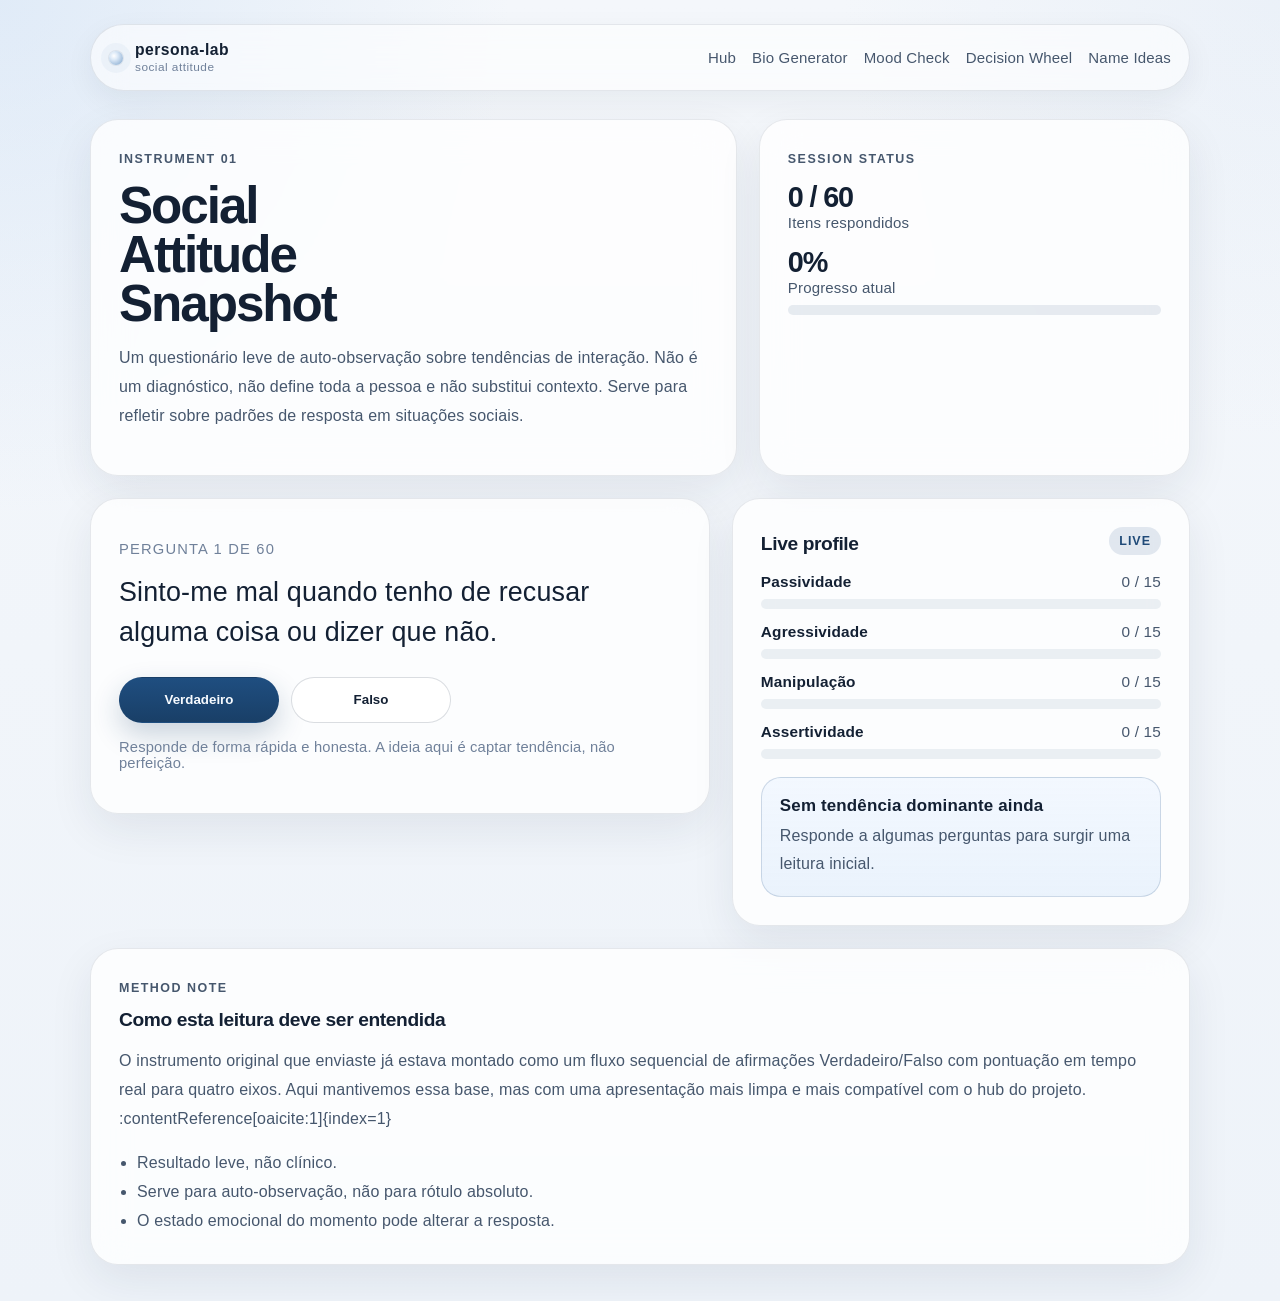
<file: persona-lab/social-attitude/index.html>
<!doctype html>
<html lang="pt">
<head>
  <meta charset="utf-8">
  <meta name="viewport" content="width=device-width, initial-scale=1">
  <title>Social Attitude — persona-lab</title>
  <meta name="description" content="Um instrumento leve de auto-observação para tendências de interação social.">
  <link rel="icon" href="../favicon.svg" type="image/svg+xml">
  <link rel="stylesheet" href="../assets/css/base.css">
  <style>
    .page-shell {
      width: min(calc(100% - 40px), 1100px);
      margin: 0 auto;
      padding: 24px 0 36px;
    }

    .page-topbar {
      display: flex;
      align-items: center;
      justify-content: space-between;
      gap: 18px;
      padding: 16px 18px;
      border: 1px solid var(--border);
      border-radius: 999px;
      background: rgba(255, 255, 255, 0.58);
      backdrop-filter: blur(16px);
      box-shadow: var(--shadow-soft);
    }

    .page-topbar nav {
      display: flex;
      flex-wrap: wrap;
      gap: 16px;
      color: var(--text-soft);
      font-size: 0.94rem;
    }

    .page-topbar a:hover {
      color: var(--accent);
    }

    .intro {
      display: grid;
      grid-template-columns: minmax(0, 1.2fr) minmax(300px, 0.8fr);
      gap: 22px;
      margin-top: 28px;
    }

    .intro-card,
    .status-card,
    .question-card,
    .results-card,
    .method-card,
    .done-card {
      border: 1px solid var(--border);
      background: var(--surface);
      backdrop-filter: blur(18px);
      box-shadow: var(--shadow-card);
      border-radius: var(--radius-lg);
    }

    .intro-card,
    .status-card,
    .question-card,
    .results-card,
    .method-card,
    .done-card {
      padding: 28px;
    }

    .eyebrow-inline {
      margin: 0 0 10px;
      color: var(--accent);
      font-size: 0.78rem;
      font-weight: 700;
      letter-spacing: 0.12em;
      text-transform: uppercase;
    }

    .intro-card h1 {
      margin: 0;
      font-size: clamp(2rem, 4vw, 3.4rem);
      line-height: 0.96;
      letter-spacing: -0.04em;
      font-weight: 640;
      max-width: 10ch;
    }

    .intro-card p,
    .status-card p,
    .method-card p,
    .done-card p {
      color: var(--text-soft);
      line-height: 1.8;
    }

    .status-stack {
      display: grid;
      gap: 14px;
    }

    .status-line strong {
      display: block;
      font-size: 1.8rem;
      letter-spacing: -0.04em;
      font-weight: 650;
    }

    .status-line span {
      color: var(--text-soft);
      font-size: 0.94rem;
    }

    .progress-rail {
      width: 100%;
      height: 10px;
      border-radius: 999px;
      background: rgba(32, 74, 120, 0.10);
      overflow: hidden;
      margin-top: 8px;
    }

    .progress-fill {
      height: 100%;
      width: 0%;
      border-radius: inherit;
      background: linear-gradient(90deg, #1f4e80 0%, #3f78af 100%);
      transition: width 220ms ease;
    }

    .main-grid {
      display: grid;
      grid-template-columns: minmax(0, 1.15fr) minmax(300px, 0.85fr);
      gap: 22px;
      margin-top: 22px;
      align-items: start;
    }

    .question-index {
      color: var(--text-faint);
      font-size: 0.92rem;
      letter-spacing: 0.08em;
      text-transform: uppercase;
    }

    .question-text {
      margin: 14px 0 0;
      font-size: clamp(1.24rem, 2.1vw, 1.7rem);
      line-height: 1.5;
      color: var(--text);
      font-weight: 520;
    }

    .answer-actions {
      display: flex;
      flex-wrap: wrap;
      gap: 12px;
      margin-top: 24px;
    }

    .answer-actions .button {
      min-width: 160px;
    }

    .button-true {
      background: linear-gradient(180deg, #1f4e80 0%, #193f67 100%);
      color: #f7fbff;
      box-shadow: 0 12px 28px rgba(25, 63, 103, 0.22);
    }

    .button-false {
      background: rgba(255, 255, 255, 0.72);
      border-color: var(--border-strong);
      color: var(--text);
    }

    .question-note {
      margin-top: 16px;
      color: var(--text-faint);
      font-size: 0.92rem;
    }

    .results-head {
      display: flex;
      align-items: end;
      justify-content: space-between;
      gap: 16px;
      margin-bottom: 18px;
    }

    .results-head h2,
    .method-card h2,
    .done-card h2 {
      margin: 0;
      font-size: 1.2rem;
      letter-spacing: -0.02em;
    }

    .live-badge {
      display: inline-flex;
      align-items: center;
      min-height: 28px;
      padding: 0 10px;
      border-radius: 999px;
      background: rgba(31, 78, 128, 0.12);
      color: var(--accent);
      font-size: 0.78rem;
      font-weight: 700;
      letter-spacing: 0.08em;
      text-transform: uppercase;
    }

    .score-list {
      display: grid;
      gap: 14px;
    }

    .score-row {
      display: grid;
      gap: 8px;
    }

    .score-label-line {
      display: flex;
      align-items: center;
      justify-content: space-between;
      gap: 12px;
      font-size: 0.96rem;
    }

    .score-label-line strong {
      font-weight: 600;
    }

    .score-value {
      color: var(--text-soft);
      font-variant-numeric: tabular-nums;
    }

    .score-bar {
      width: 100%;
      height: 10px;
      border-radius: 999px;
      background: rgba(32, 74, 120, 0.08);
      overflow: hidden;
    }

    .score-bar > span {
      display: block;
      width: 0%;
      height: 100%;
      border-radius: inherit;
      background: linear-gradient(90deg, #204a78 0%, #5f8fbe 100%);
      transition: width 220ms ease;
    }

    .dominant-box {
      margin-top: 18px;
      padding: 18px;
      border-radius: var(--radius-md);
      border: 1px solid var(--accent-line);
      background: linear-gradient(180deg, rgba(241, 247, 255, 0.88) 0%, rgba(233, 242, 252, 0.95) 100%);
    }

    .dominant-box strong {
      display: block;
      font-size: 1.06rem;
      margin-bottom: 6px;
    }

    .dominant-box p {
      margin: 0;
      color: var(--text-soft);
      line-height: 1.75;
    }

    .method-card,
    .done-card {
      margin-top: 22px;
    }

    .done-card {
      display: none;
    }

    .done-card.is-visible {
      display: block;
    }

    .done-actions {
      display: flex;
      flex-wrap: wrap;
      gap: 12px;
      margin-top: 18px;
    }

    .muted-list {
      margin: 14px 0 0;
      padding-left: 18px;
      color: var(--text-soft);
      line-height: 1.8;
    }

    @media (max-width: 920px) {
      .intro,
      .main-grid {
        grid-template-columns: 1fr;
      }
    }

    @media (max-width: 720px) {
      .page-shell {
        width: min(calc(100% - 24px), 1100px);
        padding-top: 12px;
      }

      .page-topbar {
        flex-direction: column;
        align-items: flex-start;
        border-radius: 28px;
      }

      .answer-actions .button {
        width: 100%;
      }

      .intro-card,
      .status-card,
      .question-card,
      .results-card,
      .method-card,
      .done-card {
        padding: 22px;
      }
    }
  </style>
</head>
<body>
  <div class="page-shell">
    <header class="page-topbar">
      <a class="brand" href="../">
        <span class="brand-mark" aria-hidden="true"></span>
        <span class="brand-text">
          <strong>persona-lab</strong>
          <small>social attitude</small>
        </span>
      </a>

      <nav aria-label="Navegação de página">
        <a href="../">Hub</a>
        <a href="../bio-generator/">Bio Generator</a>
        <a href="../mood-check/">Mood Check</a>
        <a href="../decision-wheel/">Decision Wheel</a>
        <a href="../name-ideas/">Name Ideas</a>
      </nav>
    </header>

    <section class="intro">
      <article class="intro-card">
        <p class="eyebrow-inline">Instrument 01</p>
        <h1>Social Attitude Snapshot</h1>
        <p>
          Um questionário leve de auto-observação sobre tendências de interação.
          Não é um diagnóstico, não define toda a pessoa e não substitui contexto.
          Serve para refletir sobre padrões de resposta em situações sociais.
        </p>
      </article>

      <aside class="status-card">
        <p class="eyebrow-inline">Session status</p>
        <div class="status-stack">
          <div class="status-line">
            <strong id="progressCount">0 / 60</strong>
            <span>Itens respondidos</span>
          </div>

          <div class="status-line">
            <strong id="progressPercent">0%</strong>
            <span>Progresso atual</span>
          </div>
        </div>

        <div class="progress-rail" aria-hidden="true">
          <div class="progress-fill" id="progressFill"></div>
        </div>
      </aside>
    </section>

    <section class="main-grid">
      <article class="question-card">
        <p class="question-index" id="questionIndex">Pergunta 1 de 60</p>
        <p class="question-text" id="questionText">A preparar instrumento...</p>

        <div class="answer-actions" id="answerActions">
          <button class="button button-true" id="trueButton" type="button">Verdadeiro</button>
          <button class="button button-false" id="falseButton" type="button">Falso</button>
        </div>

        <p class="question-note">
          Responde de forma rápida e honesta. A ideia aqui é captar tendência, não perfeição.
        </p>
      </article>

      <aside class="results-card">
        <div class="results-head">
          <h2>Live profile</h2>
          <span class="live-badge">Live</span>
        </div>

        <div class="score-list">
          <div class="score-row">
            <div class="score-label-line">
              <strong>Passividade</strong>
              <span class="score-value"><span id="score-passividade">0</span> / 15</span>
            </div>
            <div class="score-bar"><span id="bar-passividade"></span></div>
          </div>

          <div class="score-row">
            <div class="score-label-line">
              <strong>Agressividade</strong>
              <span class="score-value"><span id="score-agressividade">0</span> / 15</span>
            </div>
            <div class="score-bar"><span id="bar-agressividade"></span></div>
          </div>

          <div class="score-row">
            <div class="score-label-line">
              <strong>Manipulação</strong>
              <span class="score-value"><span id="score-manipulacao">0</span> / 15</span>
            </div>
            <div class="score-bar"><span id="bar-manipulacao"></span></div>
          </div>

          <div class="score-row">
            <div class="score-label-line">
              <strong>Assertividade</strong>
              <span class="score-value"><span id="score-assertividade">0</span> / 15</span>
            </div>
            <div class="score-bar"><span id="bar-assertividade"></span></div>
          </div>
        </div>

        <div class="dominant-box">
          <strong id="dominantTitle">Sem tendência dominante ainda</strong>
          <p id="dominantText">
            Responde a algumas perguntas para surgir uma leitura inicial.
          </p>
        </div>
      </aside>
    </section>

    <section class="done-card" id="doneCard">
      <p class="eyebrow-inline">Completed</p>
      <h2>Questionário concluído</h2>
      <p id="doneSummary">
        A sessão terminou. Podes reiniciar o instrumento para repetir com outro estado mental ou outro contexto.
      </p>

      <div class="done-actions">
        <button class="button button-primary" id="restartButton" type="button">Reiniciar</button>
        <a class="button button-secondary" href="../">Voltar ao hub</a>
      </div>
    </section>

    <section class="method-card">
      <p class="eyebrow-inline">Method note</p>
      <h2>Como esta leitura deve ser entendida</h2>
      <p>
        O instrumento original que enviaste já estava montado como um fluxo sequencial de afirmações
        Verdadeiro/Falso com pontuação em tempo real para quatro eixos. Aqui mantivemos essa base,
        mas com uma apresentação mais limpa e mais compatível com o hub do projeto. :contentReference[oaicite:1]{index=1}
      </p>
      <ul class="muted-list">
        <li>Resultado leve, não clínico.</li>
        <li>Serve para auto-observação, não para rótulo absoluto.</li>
        <li>O estado emocional do momento pode alterar a resposta.</li>
      </ul>
    </section>
  </div>

  <script src="./app.js"></script>
</body>
</html>
</file>
<file: persona-lab/assets/css/base.css>
:root {
  --bg: #f4f7fb;
  --bg-2: #eef3f9;
  --surface: rgba(255, 255, 255, 0.78);
  --surface-strong: rgba(255, 255, 255, 0.9);
  --border: rgba(26, 44, 68, 0.10);
  --border-strong: rgba(26, 44, 68, 0.16);

  --text: #132033;
  --text-soft: #46576d;
  --text-faint: #70819a;

  --accent: #204a78;
  --accent-soft: #dbe9f8;
  --accent-line: rgba(32, 74, 120, 0.18);

  --shadow-soft: 0 10px 30px rgba(17, 31, 52, 0.06);
  --shadow-card: 0 16px 44px rgba(21, 36, 59, 0.08);

  --radius-lg: 28px;
  --radius-md: 20px;
  --radius-sm: 14px;

  --container: 1200px;
}

* {
  box-sizing: border-box;
}

html {
  scroll-behavior: smooth;
}

body {
  margin: 0;
  min-height: 100vh;
  font-family: Inter, "Segoe UI", Roboto, Helvetica, Arial, sans-serif;
  color: var(--text);
  background:
    radial-gradient(circle at top left, rgba(186, 212, 241, 0.34), transparent 28%),
    radial-gradient(circle at top right, rgba(206, 221, 239, 0.24), transparent 24%),
    linear-gradient(180deg, var(--bg) 0%, var(--bg-2) 100%);
  letter-spacing: 0.01em;
}

a {
  color: inherit;
  text-decoration: none;
}

.site-shell {
  width: min(calc(100% - 40px), var(--container));
  margin: 0 auto;
  padding: 24px 0 36px;
}

.topbar {
  display: flex;
  align-items: center;
  justify-content: space-between;
  gap: 24px;
  padding: 16px 18px;
  border: 1px solid var(--border);
  border-radius: 999px;
  background: rgba(255, 255, 255, 0.58);
  backdrop-filter: blur(16px);
  box-shadow: var(--shadow-soft);
}

.brand {
  display: inline-flex;
  align-items: center;
  gap: 12px;
}

.brand-mark {
  width: 14px;
  height: 14px;
  border-radius: 50%;
  background:
    radial-gradient(circle at 35% 35%, #ffffff 0%, #dce9f7 30%, #7ca2ca 100%);
  box-shadow:
    0 0 0 8px rgba(124, 162, 202, 0.08),
    0 0 0 1px rgba(26, 44, 68, 0.08);
}

.brand-text {
  display: flex;
  flex-direction: column;
  line-height: 1.1;
}

.brand-text strong {
  font-size: 0.98rem;
  font-weight: 650;
  letter-spacing: 0.03em;
  text-transform: lowercase;
}

.brand-text small {
  margin-top: 3px;
  color: var(--text-faint);
  font-size: 0.74rem;
  letter-spacing: 0.04em;
  text-transform: lowercase;
}

.topnav {
  display: flex;
  flex-wrap: wrap;
  justify-content: flex-end;
  gap: 18px;
}

.topnav a {
  color: var(--text-soft);
  font-size: 0.94rem;
  transition: color 160ms ease;
}

.topnav a:hover {
  color: var(--accent);
}

.hero {
  display: grid;
  grid-template-columns: minmax(0, 1.35fr) minmax(320px, 0.8fr);
  gap: 28px;
  margin-top: 34px;
  align-items: stretch;
}

.hero-copy,
.hero-panel,
.metrics,
.catalog,
.positioning,
.footer {
  border: 1px solid var(--border);
  background: var(--surface);
  backdrop-filter: blur(18px);
  box-shadow: var(--shadow-card);
}

.hero-copy {
  padding: 44px;
  border-radius: var(--radius-lg);
}

.eyebrow,
.section-kicker,
.panel-label {
  margin: 0 0 12px;
  color: var(--accent);
  font-size: 0.82rem;
  font-weight: 600;
  letter-spacing: 0.12em;
  text-transform: uppercase;
}

.hero-copy h1 {
  margin: 0;
  max-width: 13ch;
  font-size: clamp(2.6rem, 5vw, 5rem);
  line-height: 0.95;
  letter-spacing: -0.04em;
  font-weight: 640;
}

.lead {
  max-width: 62ch;
  margin: 22px 0 0;
  color: var(--text-soft);
  font-size: 1.08rem;
  line-height: 1.8;
}

.hero-actions {
  display: flex;
  flex-wrap: wrap;
  gap: 14px;
  margin-top: 28px;
}

.button {
  display: inline-flex;
  align-items: center;
  justify-content: center;
  min-height: 46px;
  padding: 0 20px;
  border-radius: 999px;
  border: 1px solid transparent;
  font-weight: 600;
  transition:
    transform 160ms ease,
    border-color 160ms ease,
    background 160ms ease,
    color 160ms ease;
}

.button:hover {
  transform: translateY(-1px);
}

.button-primary {
  background: linear-gradient(180deg, #1f4e80 0%, #193f67 100%);
  color: #f7fbff;
  box-shadow: 0 12px 28px rgba(25, 63, 103, 0.22);
}

.button-secondary {
  background: rgba(255, 255, 255, 0.72);
  border-color: var(--border-strong);
  color: var(--text);
}

.hero-panel {
  padding: 18px;
  border-radius: var(--radius-lg);
  display: grid;
  gap: 16px;
}

.panel-card {
  padding: 22px;
  border-radius: var(--radius-md);
  border: 1px solid var(--border);
  background: var(--surface-strong);
}

.panel-card-accent {
  background:
    linear-gradient(180deg, rgba(241, 247, 255, 0.9) 0%, rgba(233, 242, 252, 0.92) 100%);
  border-color: var(--accent-line);
}

.panel-list {
  margin: 0;
  padding-left: 18px;
  color: var(--text-soft);
  line-height: 1.8;
}

.panel-text {
  margin: 0;
  color: var(--text-soft);
  line-height: 1.8;
}

.metrics {
  display: grid;
  grid-template-columns: repeat(3, 1fr);
  gap: 1px;
  margin-top: 22px;
  padding: 10px;
  border-radius: var(--radius-lg);
  overflow: hidden;
}

.metric {
  padding: 24px;
  border-radius: 18px;
  background: rgba(255, 255, 255, 0.72);
}

.metric-value {
  display: block;
  font-size: clamp(1.8rem, 3vw, 2.6rem);
  font-weight: 650;
  letter-spacing: -0.04em;
}

.metric-label {
  display: block;
  margin-top: 8px;
  color: var(--text-soft);
}

.catalog,
.positioning,
.footer {
  margin-top: 22px;
  border-radius: var(--radius-lg);
}

.catalog {
  padding: 34px;
}

.positioning {
  padding: 30px 34px;
}

.footer {
  padding: 18px 26px;
  color: var(--text-faint);
  font-size: 0.92rem;
}

.section-heading {
  max-width: 70ch;
}

.section-heading h2 {
  margin: 0;
  font-size: clamp(1.8rem, 3vw, 2.7rem);
  letter-spacing: -0.03em;
  font-weight: 620;
}

.section-heading p {
  margin: 14px 0 0;
  color: var(--text-soft);
  line-height: 1.85;
}

.section-heading.narrow {
  max-width: 58ch;
}

.card-grid {
  display: grid;
  grid-template-columns: repeat(2, minmax(0, 1fr));
  gap: 18px;
  margin-top: 30px;
}

.tool-card {
  display: flex;
  flex-direction: column;
  min-height: 250px;
  padding: 24px;
  border-radius: 24px;
  border: 1px solid var(--border);
  background:
    linear-gradient(180deg, rgba(255, 255, 255, 0.86) 0%, rgba(247, 250, 254, 0.94) 100%);
  transition:
    transform 160ms ease,
    border-color 160ms ease,
    box-shadow 160ms ease;
}

.tool-card:hover {
  transform: translateY(-2px);
  border-color: var(--border-strong);
  box-shadow: 0 20px 40px rgba(18, 30, 48, 0.08);
}

.tool-meta {
  display: flex;
  align-items: center;
  justify-content: space-between;
  gap: 12px;
}

.tool-tag {
  display: inline-flex;
  align-items: center;
  min-height: 28px;
  padding: 0 10px;
  border-radius: 999px;
  background: rgba(31, 78, 128, 0.12);
  color: var(--accent);
  font-size: 0.78rem;
  font-weight: 700;
  letter-spacing: 0.08em;
  text-transform: uppercase;
}

.tool-tag-soft {
  background: rgba(94, 116, 143, 0.10);
  color: #5d6f88;
}

.tool-index {
  color: var(--text-faint);
  font-size: 0.86rem;
  font-weight: 600;
  letter-spacing: 0.08em;
}

.tool-card h3 {
  margin: 22px 0 10px;
  font-size: 1.3rem;
  letter-spacing: -0.02em;
  font-weight: 620;
}

.tool-card p {
  margin: 0;
  color: var(--text-soft);
  line-height: 1.8;
}

.card-link {
  margin-top: auto;
  padding-top: 22px;
  color: var(--accent);
  font-weight: 600;
}

.card-link:hover {
  text-decoration: underline;
  text-underline-offset: 4px;
}

@media (max-width: 980px) {
  .topbar {
    border-radius: 28px;
    padding: 18px;
  }

  .hero {
    grid-template-columns: 1fr;
  }

  .metrics,
  .card-grid {
    grid-template-columns: 1fr;
  }
}

@media (max-width: 720px) {
  .site-shell {
    width: min(calc(100% - 24px), var(--container));
    padding-top: 12px;
  }

  .topbar {
    align-items: flex-start;
    flex-direction: column;
  }

  .topnav {
    justify-content: flex-start;
    gap: 12px 16px;
  }

  .hero-copy,
  .catalog,
  .positioning {
    padding: 24px;
  }

  .hero-copy h1 {
    max-width: 100%;
  }

  .lead {
    font-size: 1rem;
  }
}
</file>
